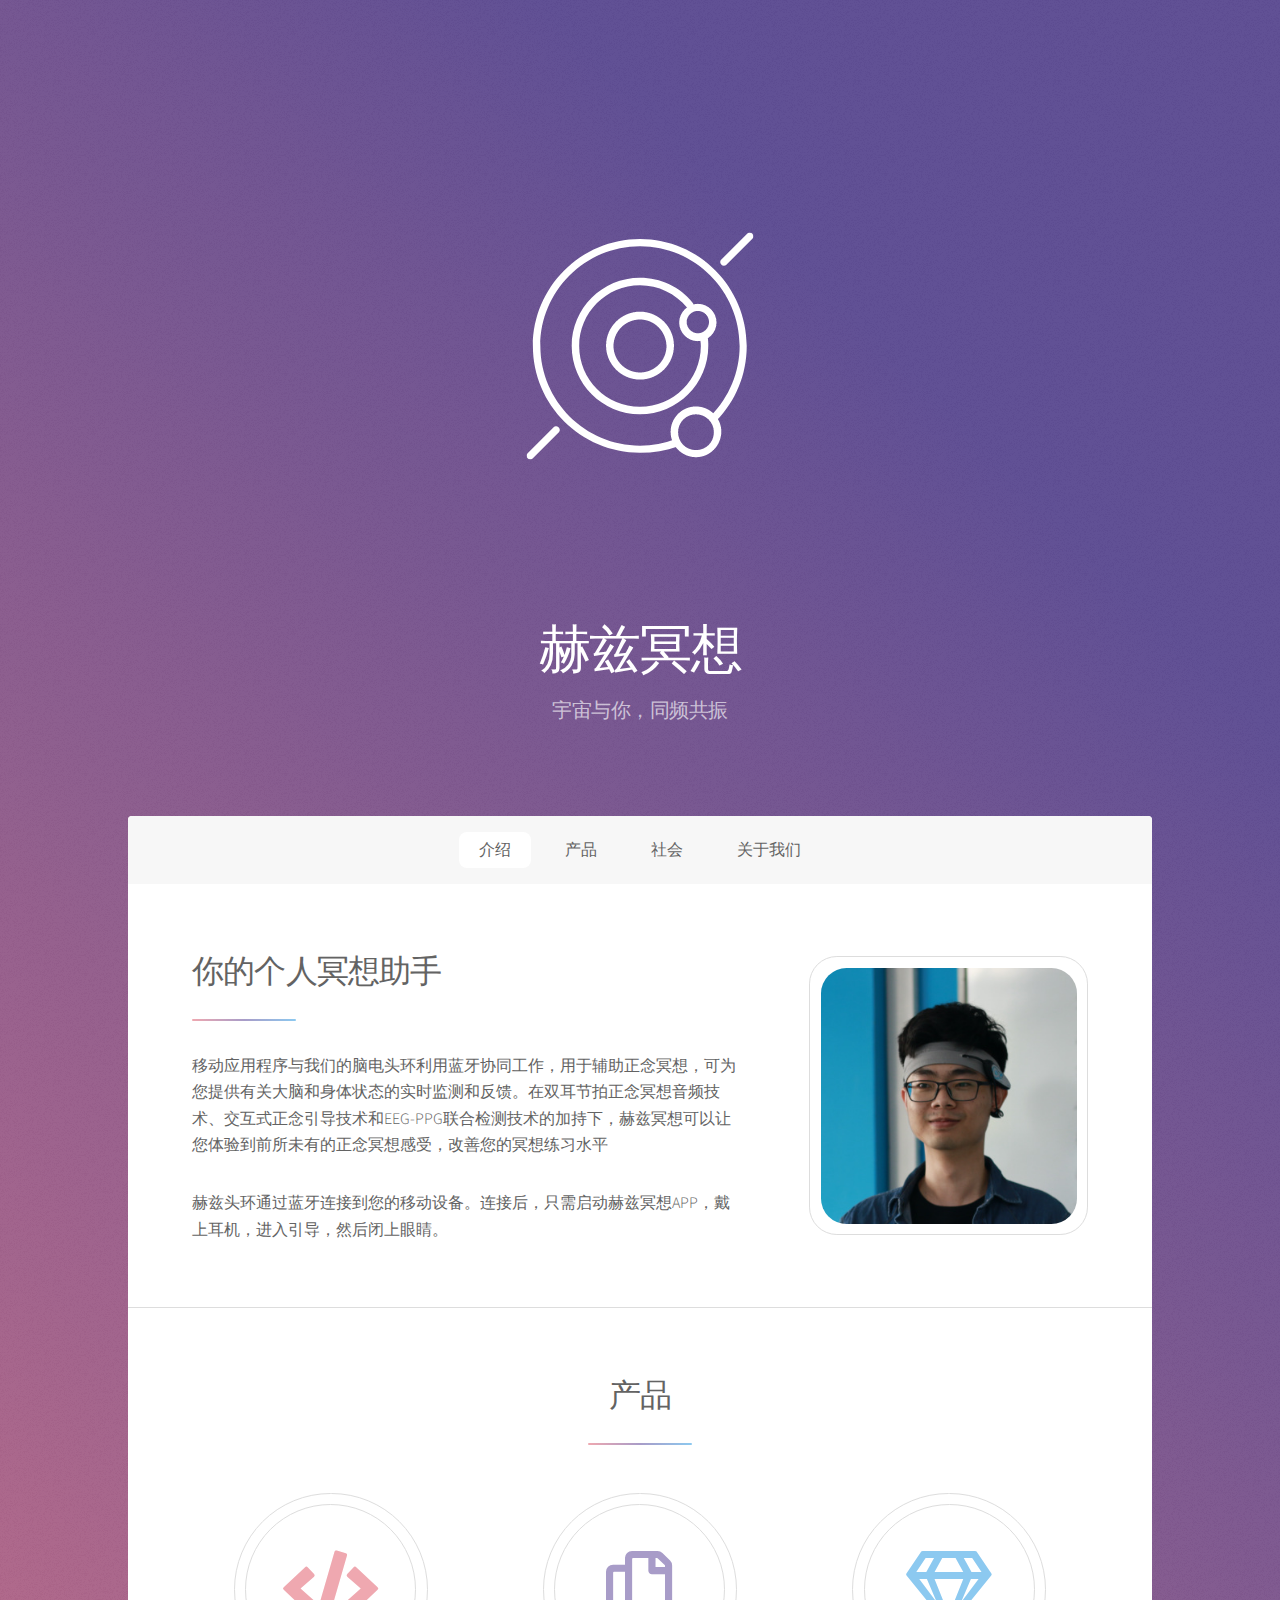
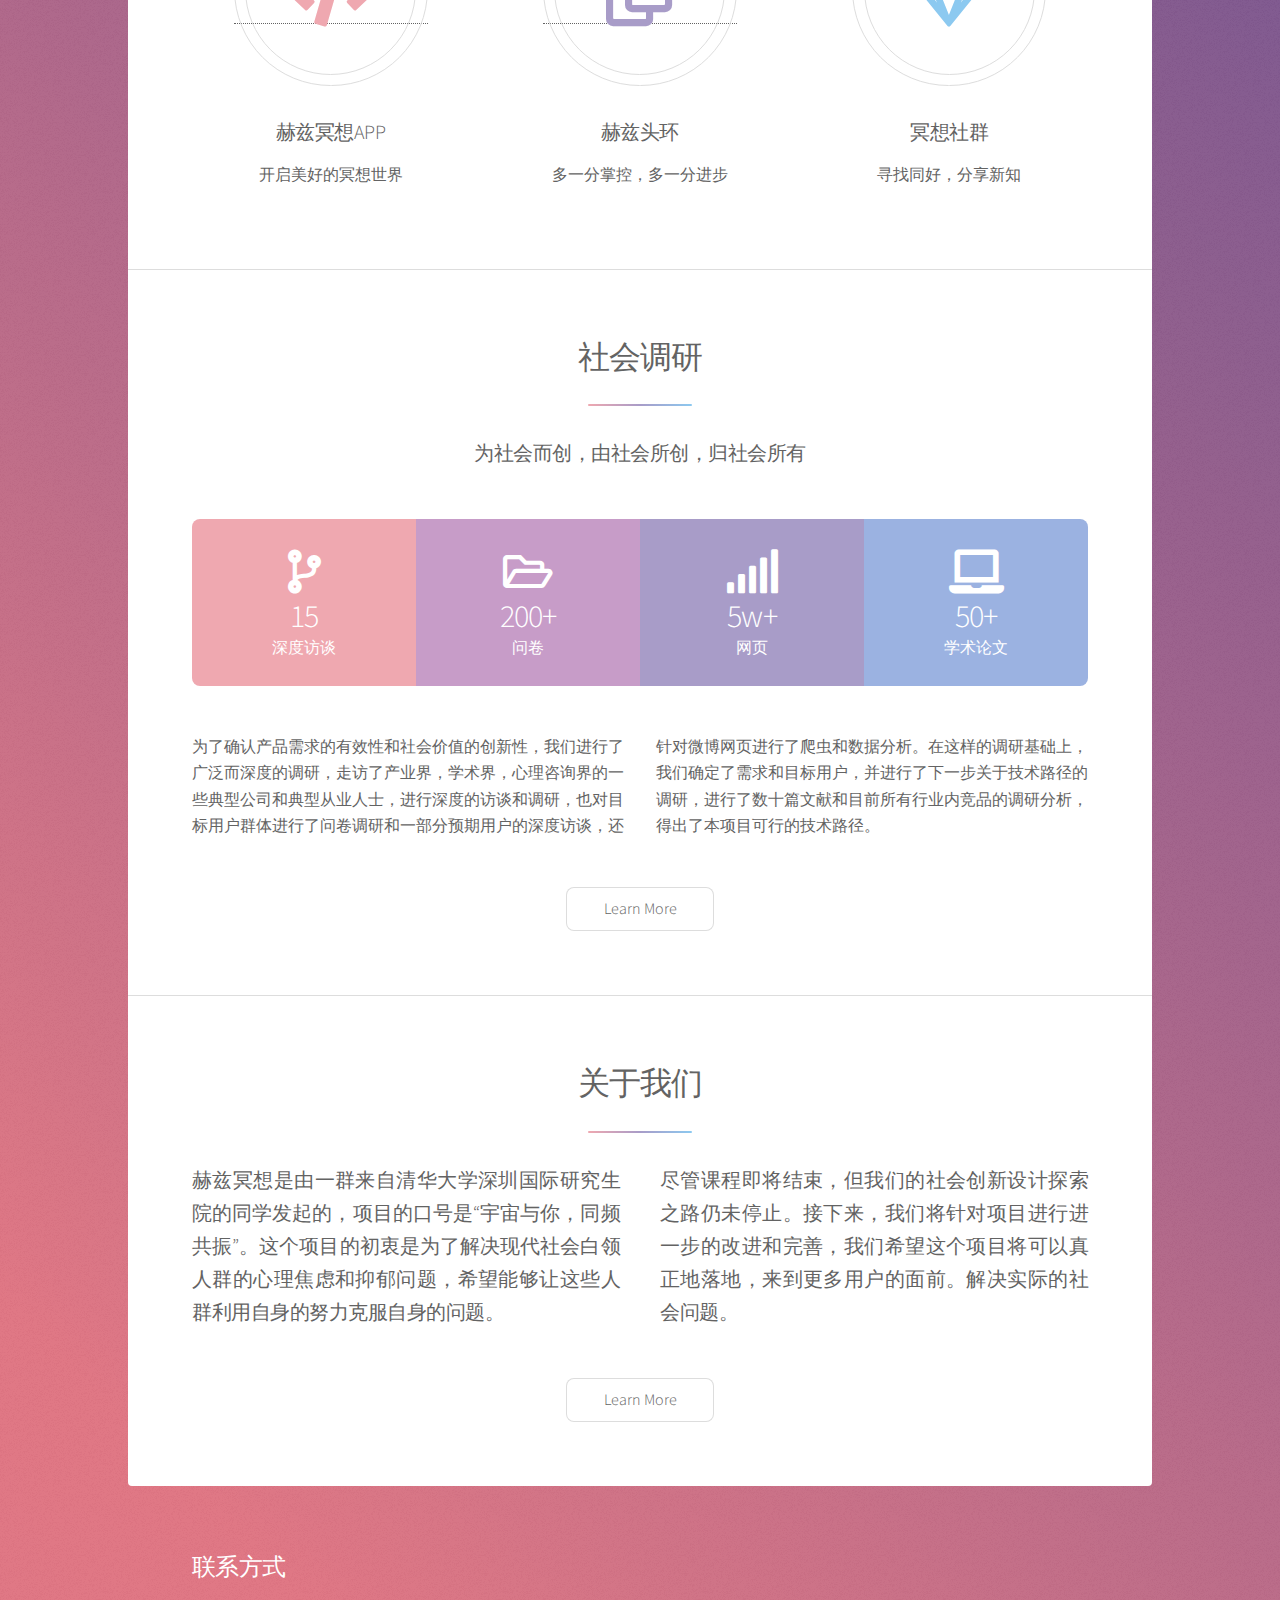
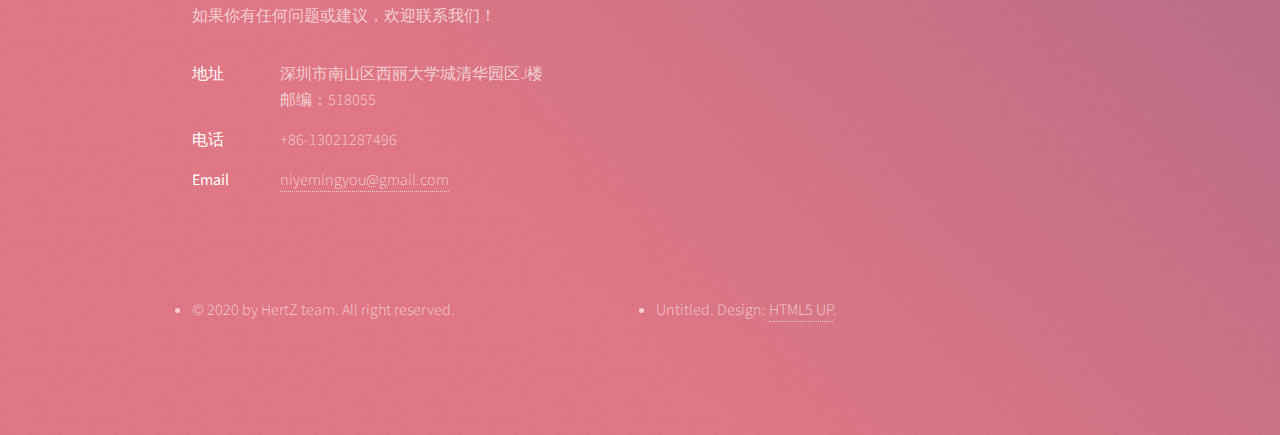
<file: index.html>
<!DOCTYPE HTML>
<!--
	Stellar by HTML5 UP
	html5up.net | @ajlkn
	Free for personal and commercial use under the CCA 3.0 license (html5up.net/license)
-->
<html>
	<head>
		<title>Stellar by HTML5 UP</title>
		<meta charset="utf-8" />
		<meta name="viewport" content="width=device-width, initial-scale=1, user-scalable=no" />
		<link rel="stylesheet" href="assets/css/main.css" />
		<noscript><link rel="stylesheet" href="assets/css/noscript.css" /></noscript>
	</head>
	<body class="is-preload">

		<!-- Wrapper -->
			<div id="wrapper">

				<!-- Header -->
					<header id="header" class="alt">
						<span class="logo"><img src="images/hertzlogo.png" alt="" /></span>
						<h1>赫兹冥想</h1>
						<p>宇宙与你，同频共振<br />
<!--						built by <a href="https://twitter.com/ajlkn">@ajlkn</a> for <a href="https://html5up.net">HTML5 UP</a>.</p>-->
					</header>

				<!-- Nav -->
					<nav id="nav">
						<ul>
							<li><a href="#intro" class="active">介绍</a></li>
							<li><a href="#first">产品</a></li>
							<li><a href="#second">社会</a></li>
							<li><a href="#cta">关于我们</a></li>
						</ul>
					</nav>

				<!-- Main -->
					<div id="main">

						<!-- Introduction -->
							<section id="intro" class="main">
								<div class="spotlight">
									<div class="content">
										<header class="major">
											<h2>你的个人冥想助手</h2>
										</header>
										<p>移动应用程序与我们的脑电头环利用蓝牙协同工作，用于辅助正念冥想，可为您提供有关大脑和身体状态的实时监测和反馈。在双耳节拍正念冥想音频技术、交互式正念引导技术和EEG-PPG联合检测技术的加持下，赫兹冥想可以让您体验到前所未有的正念冥想感受，改善您的冥想练习水平</p>
                                        <p>赫兹头环通过蓝牙连接到您的移动设备。连接后，只需启动赫兹冥想APP，戴上耳机，进入引导，然后闭上眼睛。</p>
<!--
										<ul class="actions">
											<li><a href="generic.html" class="button">Learn More</a></li>
										</ul>
-->
									</div>
									<span class="image"><img src="images/pic1.jpg" alt="" /></span>
								</div>
							</section>

						<!-- First Section -->
							<section id="first" class="main special">
								<header class="major">
									<h2>产品</h2>
								</header>
								<ul class="features">
									<li>
										<a href="app.html"><span class="icon solid major style1 fa-code"></span></a>
										<h3>赫兹冥想APP</h3>
										<p>开启美好的冥想世界</p>
									</li>
									<li>
										<a href="generic.html"><span class="icon major style3 fa-copy"></span></a>
										<h3>赫兹头环</h3>
										<p>多一分掌控，多一分进步</p>
									</li>
									<li>
										<span class="icon major style5 fa-gem"></span>
										<h3>冥想社群</h3>
										<p>寻找同好，分享新知</p>
									</li>
								</ul>
								<footer class="major">
<!--
									<ul class="actions special">
                                        <li><a href="generic.html" class="button" >Learn More</a></li>
										
									</ul>
-->
								</footer>
							</section>

						<!-- Second Section -->
							<section id="second" class="main special">
								<header class="major">
									<h2>社会调研</h2>
									<p>为社会而创，由社会所创，归社会所有</p>
								</header>
								<ul class="statistics">
									<li class="style1">
										<span class="icon solid fa-code-branch"></span>
										<strong>15</strong>深度访谈
									</li>
									<li class="style2">
										<span class="icon fa-folder-open"></span>
										<strong>200+</strong>问卷
									</li>
									<li class="style3">
										<span class="icon solid fa-signal"></span>
										<strong>5w+</strong>网页
									</li>
									<li class="style4">
										<span class="icon solid fa-laptop"></span>
										<strong>50+</strong>学术论文
									</li>
<!--
									<li class="style5">
										<span class="icon fa-gem"></span>
										<strong>1,024</strong> Nullam
									</li>
-->
								</ul>
								<p class="content">为了确认产品需求的有效性和社会价值的创新性，我们进行了广泛而深度的调研，走访了产业界，学术界，心理咨询界的一些典型公司和典型从业人士，进行深度的访谈和调研，也对目标用户群体进行了问卷调研和一部分预期用户的深度访谈，还针对微博网页进行了爬虫和数据分析。在这样的调研基础上，我们确定了需求和目标用户，并进行了下一步关于技术路径的调研，进行了数十篇文献和目前所有行业内竞品的调研分析，得出了本项目可行的技术路径。
                                </p>
								<footer class="major">
									<ul class="actions special">
										<li><a class="button">Learn More</a></li>
									</ul>
								</footer>
							</section>

						<!-- Get Started -->
							<section id="cta" class="main special">
								<header class="major">
									<h2>关于我们</h2>
									 <p class="content">赫兹冥想是由一群来自清华大学深圳国际研究生院的同学发起的，项目的口号是“宇宙与你，同频共振”。这个项目的初衷是为了解决现代社会白领人群的心理焦虑和抑郁问题，希望能够让这些人群利用自身的努力克服自身的问题。<br />尽管课程即将结束，但我们的社会创新设计探索之路仍未停止。接下来，我们将针对项目进行进一步的改进和完善，我们希望这个项目将可以真正地落地，来到更多用户的面前。解决实际的社会问题。</p>
								</header>
								<footer class="major">
									<ul class="actions special">
										<li><a class="button">Learn More</a></li>
									</ul>
								</footer>
							</section>

					</div>
                
				<!-- Footer -->
					<footer id="footer">
<!--
						<section>
							<h2>Aliquam sed mauris</h2>
							<p>Sed lorem ipsum dolor sit amet et nullam consequat feugiat consequat magna adipiscing tempus etiam dolore veroeros. eget dapibus mauris. Cras aliquet, nisl ut viverra sollicitudin, ligula erat egestas velit, vitae tincidunt odio.</p>
							<ul class="actions">
								<li><a href="generic.html" class="button">Learn More</a></li>
							</ul>
						</section>
-->
						<section>
							<h2>联系方式</h2>
                            <p>如果你有任何问题或建议，欢迎联系我们！</p>
							<dl class="alt">
								<dt>地址</dt>
								<dd>深圳市南山区西丽大学城清华园区J楼
                                    <br />邮编：518055</dd>
								<dt>电话</dt>
								<dd>+86-13021287496</dd>
								<dt>Email</dt>
								<dd><a href="#">niyemingyou@gmail.com</a></dd>
							</dl>
<!--
							<ul class="icons">
								<li><a href="#" class="icon brands fa-twitter alt"><span class="label">Twitter</span></a></li>
								<li><a href="#" class="icon brands fa-facebook-f alt"><span class="label">Facebook</span></a></li>
								<li><a href="#" class="icon brands fa-instagram alt"><span class="label">Instagram</span></a></li>
								<li><a href="#" class="icon brands fa-github alt"><span class="label">GitHub</span></a></li>
								<li><a href="#" class="icon brands fa-dribbble alt"><span class="label">Dribbble</span></a></li>
							</ul>
-->
						</section>
						<p class="copyright"><li>&copy; 2020 by HertZ team. All right reserved.</li><li>Untitled. Design: <a href="https://html5up.net">HTML5 UP</a>.</p>
					</footer>

			</div>


		<!-- Scripts -->
			<script src="assets/js/jquery.min.js"></script>
			<script src="assets/js/jquery.scrollex.min.js"></script>
			<script src="assets/js/jquery.scrolly.min.js"></script>
			<script src="assets/js/browser.min.js"></script>
			<script src="assets/js/breakpoints.min.js"></script>
			<script src="assets/js/util.js"></script>
			<script src="assets/js/main.js"></script>

	</body>
</html>
</file>
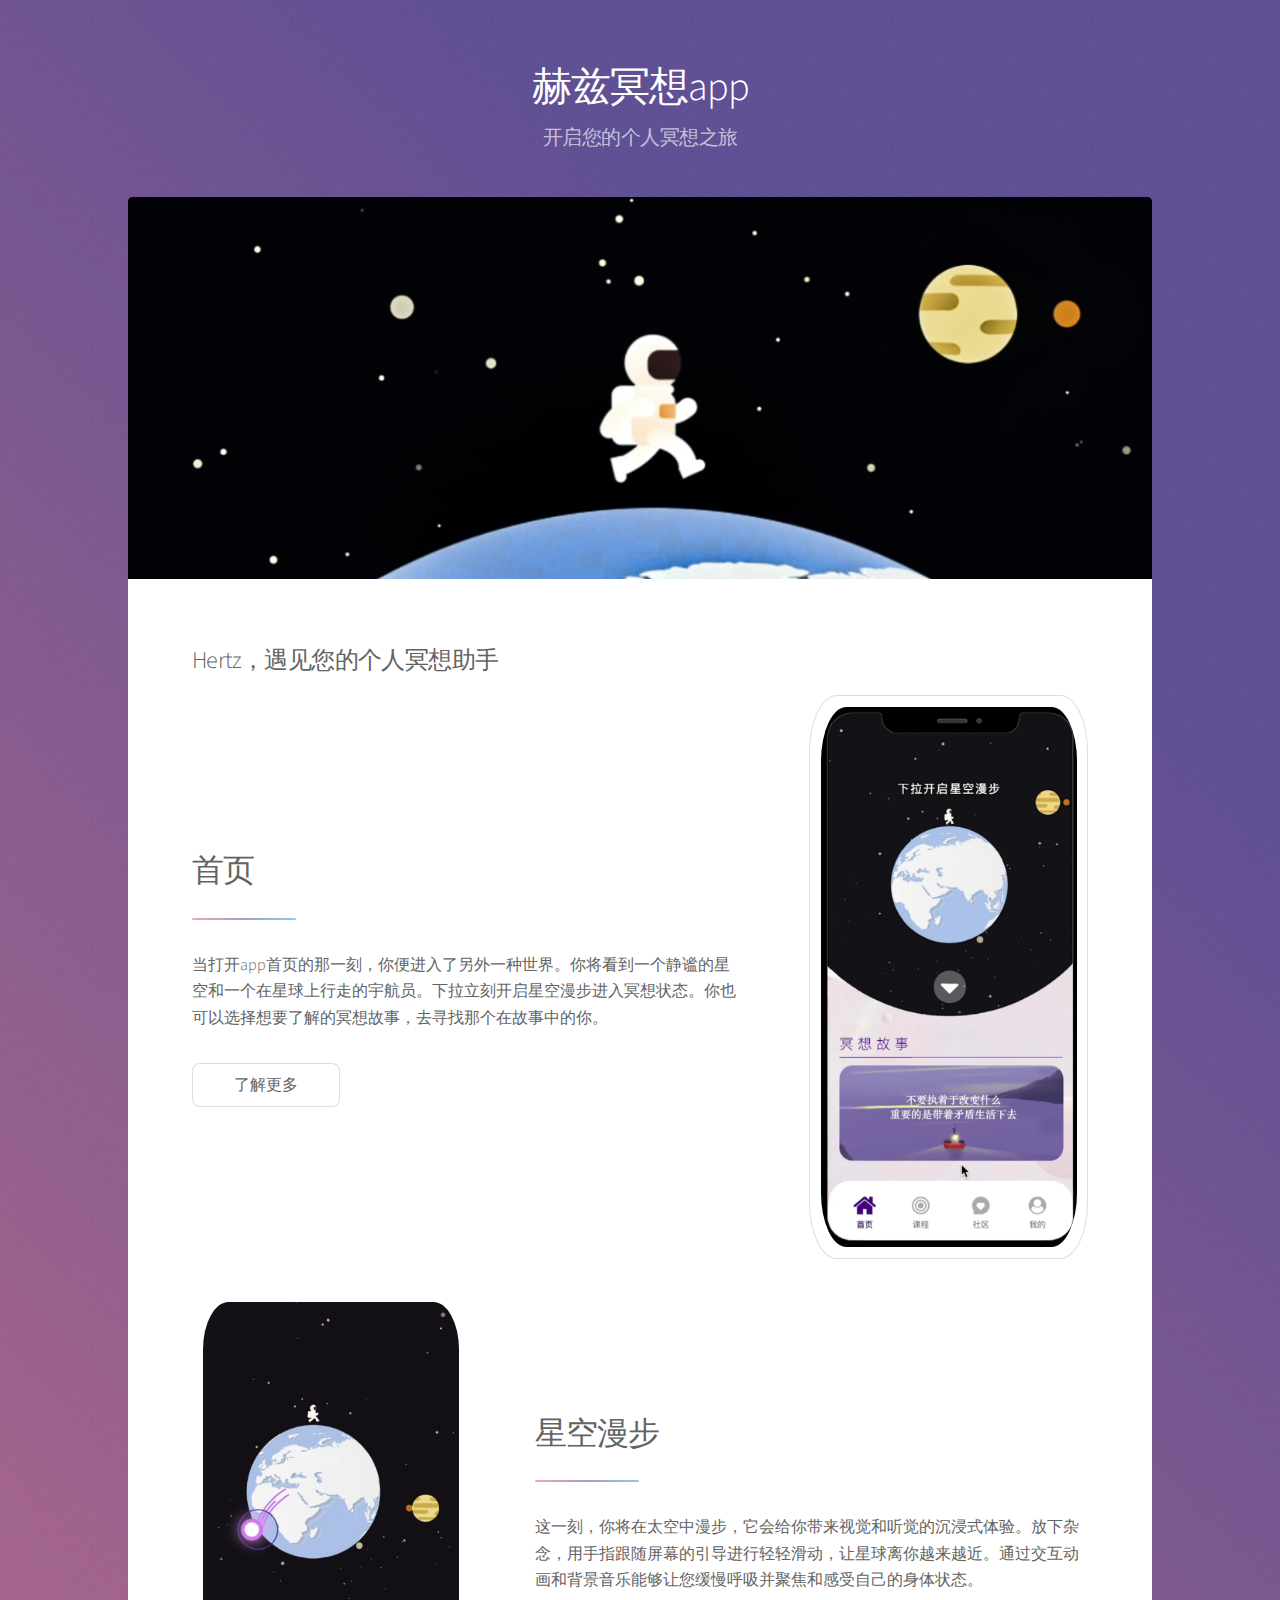
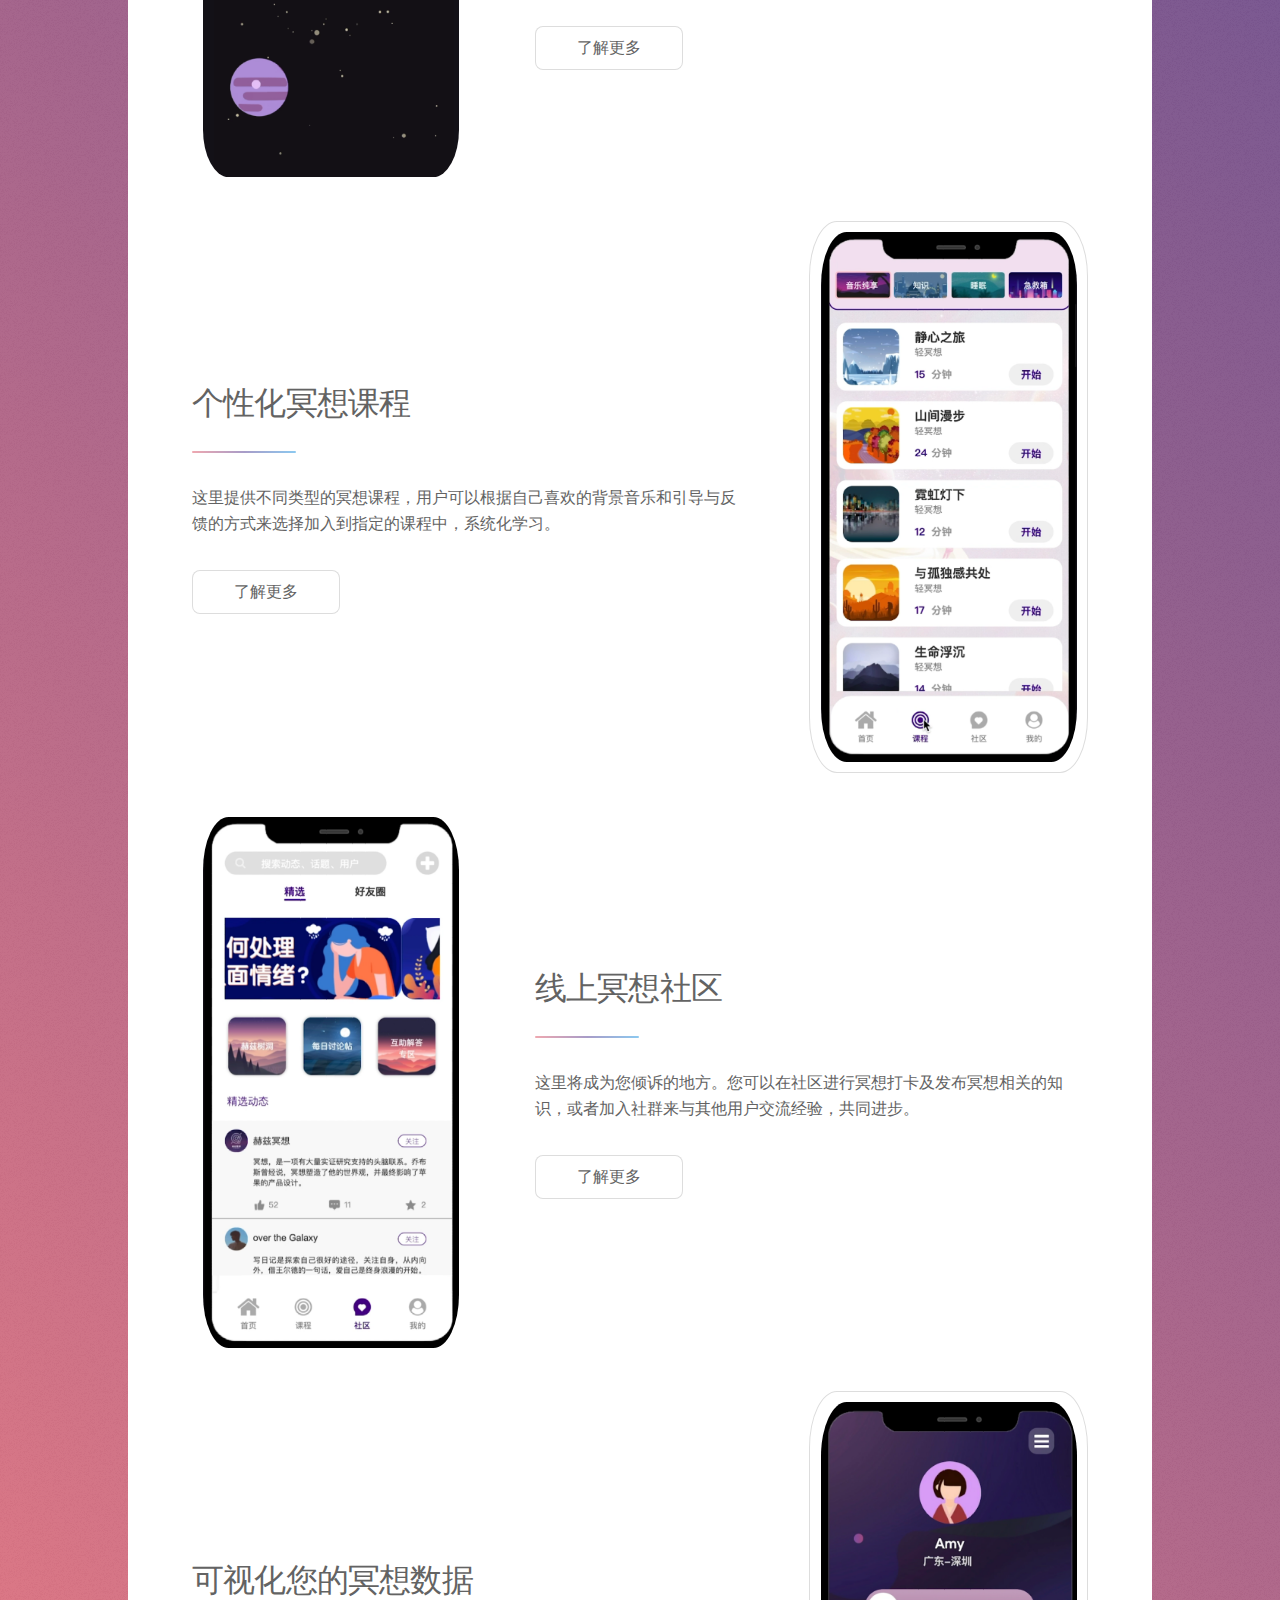
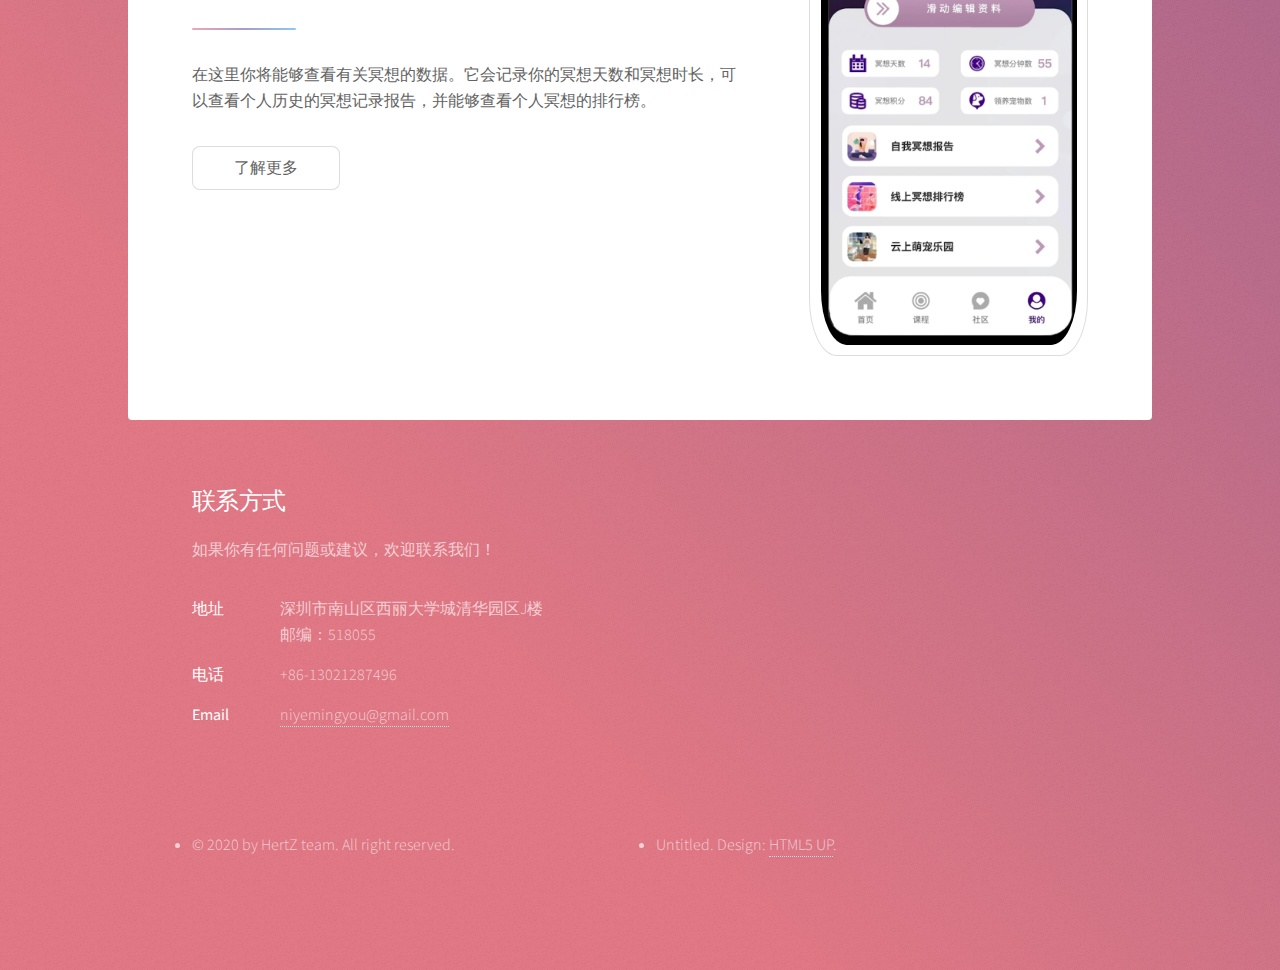
<file: app.html>
<!DOCTYPE HTML>
<!--
	Stellar by HTML5 UP
	html5up.net | @ajlkn
	Free for personal and commercial use under the CCA 3.0 license (html5up.net/license)
-->
<html>
	<head>
		<title>Generic - Stellar by HTML5 UP</title>
		<meta charset="utf-8" />
		<meta name="viewport" content="width=device-width, initial-scale=1, user-scalable=no" />
		<link rel="stylesheet" href="assets/css/main.css" />
		<noscript><link rel="stylesheet" href="assets/css/noscript.css" /></noscript>
	</head>
	<body class="is-preload">

		<!-- Wrapper -->
			<div id="wrapper">

				<!-- Header -->
					<header id="header">
						<h1>赫兹冥想app</h1>
						<p>开启您的个人冥想之旅</p>
					</header>

				<!-- Main -->
					<div id="main">

						<!-- Content -->
							<section id="content" class="main">
								<span class="image main"><img src="images/app页上.jpg" alt="" /></span>
								<h2>Hertz，遇见您的个人冥想助手</h2>
                                <div class="spotlight">
									<div class="content">
										<header class="major">
											<h2>首页</h2>
										</header>
										<p>当打开app首页的那一刻，你便进入了另外一种世界。你将看到一个静谧的星空和一个在星球上行走的宇航员。下拉立刻开启星空漫步进入冥想状态。你也可以选择想要了解的冥想故事，去寻找那个在故事中的你。</p>
										<ul class="actions">
											<li><a href="generic.html" class="button">了解更多</a></li>
										</ul>
									</div>
									<span class="image"><img src="images/首页.png" alt="" /></span>
								</div>
                                <div class="spotlightleft">
                                    <span class="image"><img src="images/引导.png" alt="" /></span>
									<div class="content">
										<header class="major">
											<h2>星空漫步</h2>
										</header>
										<p>这一刻，你将在太空中漫步，它会给你带来视觉和听觉的沉浸式体验。放下杂念，用手指跟随屏幕的引导进行轻轻滑动，让星球离你越来越近。通过交互动画和背景音乐能够让您缓慢呼吸并聚焦和感受自己的身体状态。</p>
										<ul class="actions">
											<li><a href="generic.html" class="button">了解更多</a></li>
										</ul>
									</div>
									
								</div>
                                <div class="spotlight">
									<div class="content">
										<header class="major">
											<h2>个性化冥想课程</h2>
										</header>
										<p>这里提供不同类型的冥想课程，用户可以根据自己喜欢的背景音乐和引导与反馈的方式来选择加入到指定的课程中，系统化学习。
</p>
										<ul class="actions">
											<li><a href="generic.html" class="button">了解更多</a></li>
										</ul>
									</div>
									<span class="image"><img src="images/课程.png" alt="" /></span>
								</div>
                                <div class="spotlightleft">
                                    <span class="image"><img src="images/社区.png" alt="" /></span>
									<div class="content">
										<header class="major">
											<h2>线上冥想社区</h2>
										</header>
										<p>这里将成为您倾诉的地方。您可以在社区进行冥想打卡及发布冥想相关的知识，或者加入社群来与其他用户交流经验，共同进步。
</p>
										<ul class="actions">
											<li><a href="generic.html" class="button">了解更多</a></li>
										</ul>
									</div>
									
								</div>
                                <div class="spotlight">
									<div class="content">
										<header class="major">
											<h2>可视化您的冥想数据</h2>
										</header>
										<p>在这里你将能够查看有关冥想的数据。它会记录你的冥想天数和冥想时长，可以查看个人历史的冥想记录报告，并能够查看个人冥想的排行榜。</p>
										<ul class="actions">
											<li><a href="generic.html" class="button">了解更多</a></li>
										</ul>
									</div>
									<span class="image"><img src="images/我的.png" alt="" /></span>
								</div>
							</section>

					</div>

								<!-- Footer -->
					<footer id="footer">
<!--
						<section>
							<h2>Aliquam sed mauris</h2>
							<p>Sed lorem ipsum dolor sit amet et nullam consequat feugiat consequat magna adipiscing tempus etiam dolore veroeros. eget dapibus mauris. Cras aliquet, nisl ut viverra sollicitudin, ligula erat egestas velit, vitae tincidunt odio.</p>
							<ul class="actions">
								<li><a href="generic.html" class="button">Learn More</a></li>
							</ul>
						</section>
-->
						<section>
							<h2>联系方式</h2>
                            <p>如果你有任何问题或建议，欢迎联系我们！</p>
							<dl class="alt">
								<dt>地址</dt>
								<dd>深圳市南山区西丽大学城清华园区J楼
                                    <br />邮编：518055</dd>
								<dt>电话</dt>
								<dd>+86-13021287496</dd>
								<dt>Email</dt>
								<dd><a href="#">niyemingyou@gmail.com</a></dd>
							</dl>
<!--
							<ul class="icons">
								<li><a href="#" class="icon brands fa-twitter alt"><span class="label">Twitter</span></a></li>
								<li><a href="#" class="icon brands fa-facebook-f alt"><span class="label">Facebook</span></a></li>
								<li><a href="#" class="icon brands fa-instagram alt"><span class="label">Instagram</span></a></li>
								<li><a href="#" class="icon brands fa-github alt"><span class="label">GitHub</span></a></li>
								<li><a href="#" class="icon brands fa-dribbble alt"><span class="label">Dribbble</span></a></li>
							</ul>
-->
						</section>
						<p class="copyright"><li>&copy; 2020 by HertZ team. All right reserved.</li><li>Untitled. Design: <a href="https://html5up.net">HTML5 UP</a>.</p>
					</footer>

			</div>

		<!-- Scripts -->
			<script src="assets/js/jquery.min.js"></script>
			<script src="assets/js/jquery.scrollex.min.js"></script>
			<script src="assets/js/jquery.scrolly.min.js"></script>
			<script src="assets/js/browser.min.js"></script>
			<script src="assets/js/breakpoints.min.js"></script>
			<script src="assets/js/util.js"></script>
			<script src="assets/js/main.js"></script>

	</body>
</html>
</file>
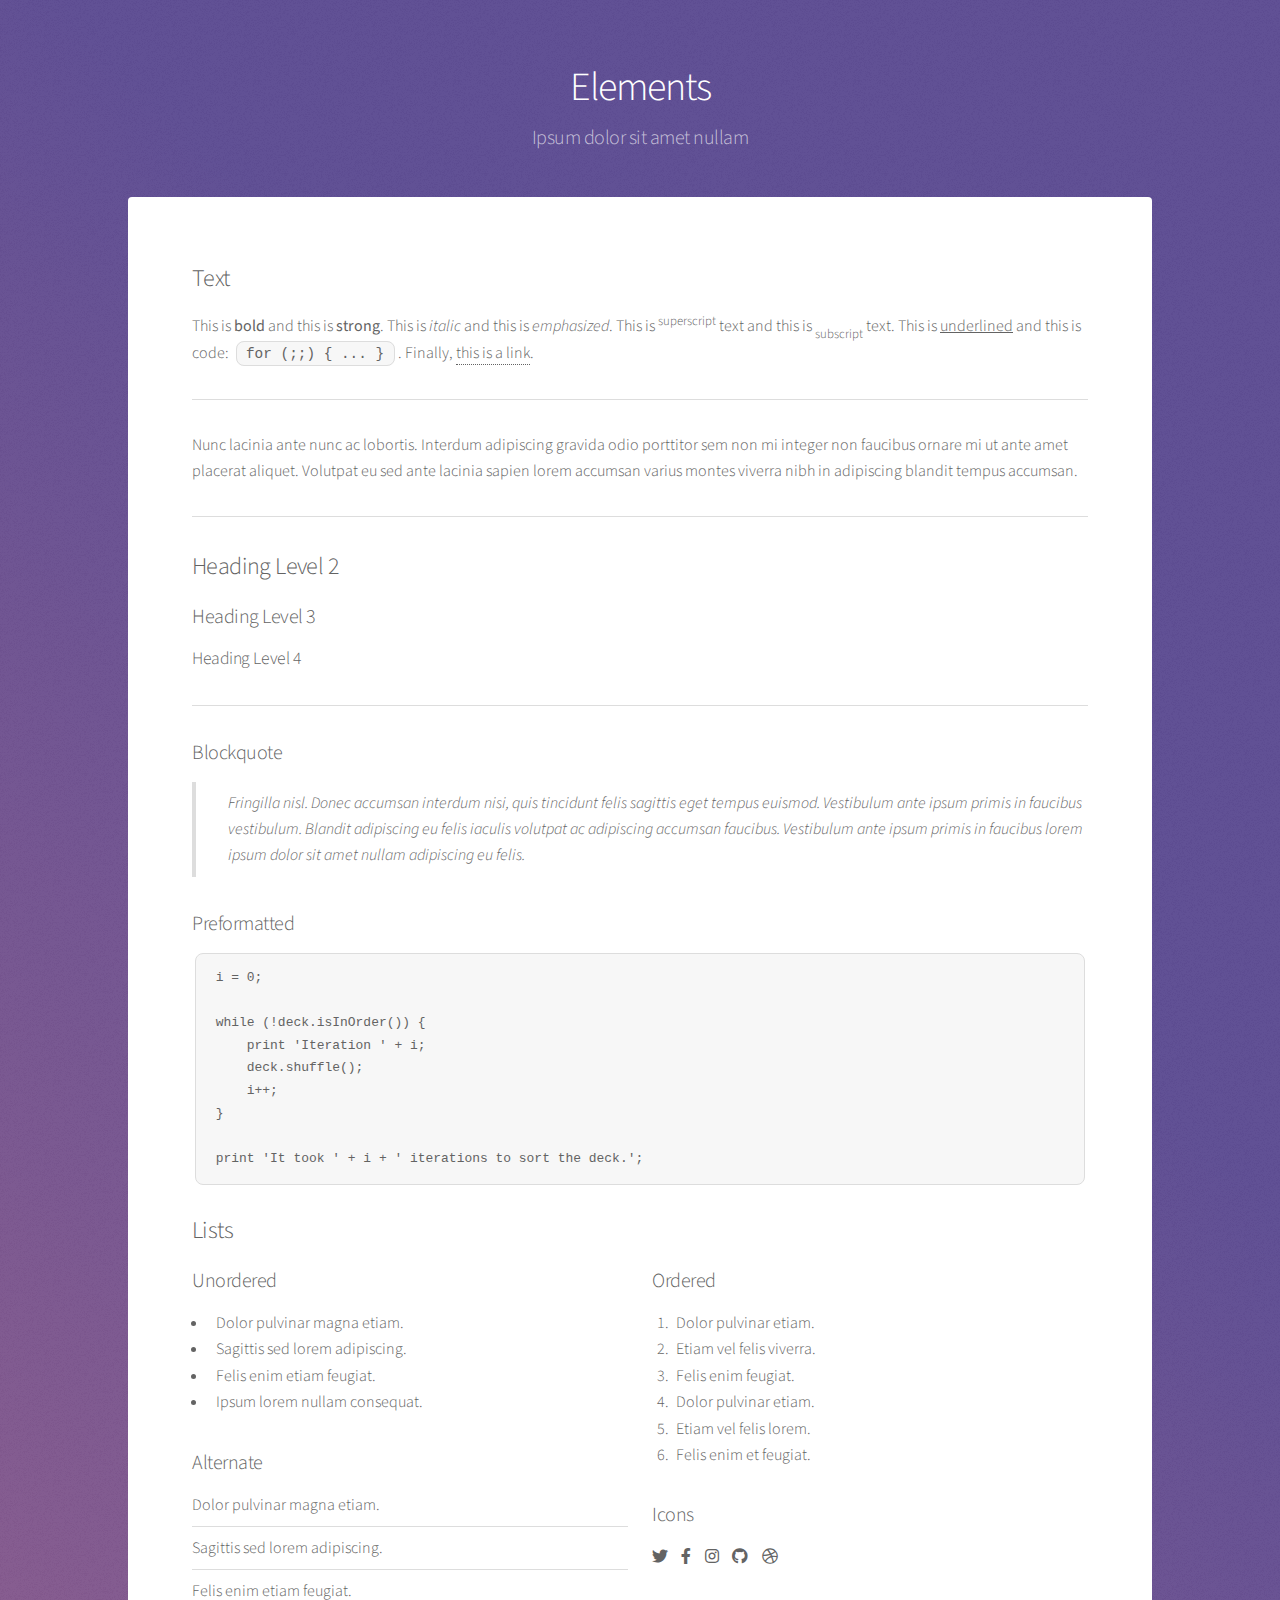
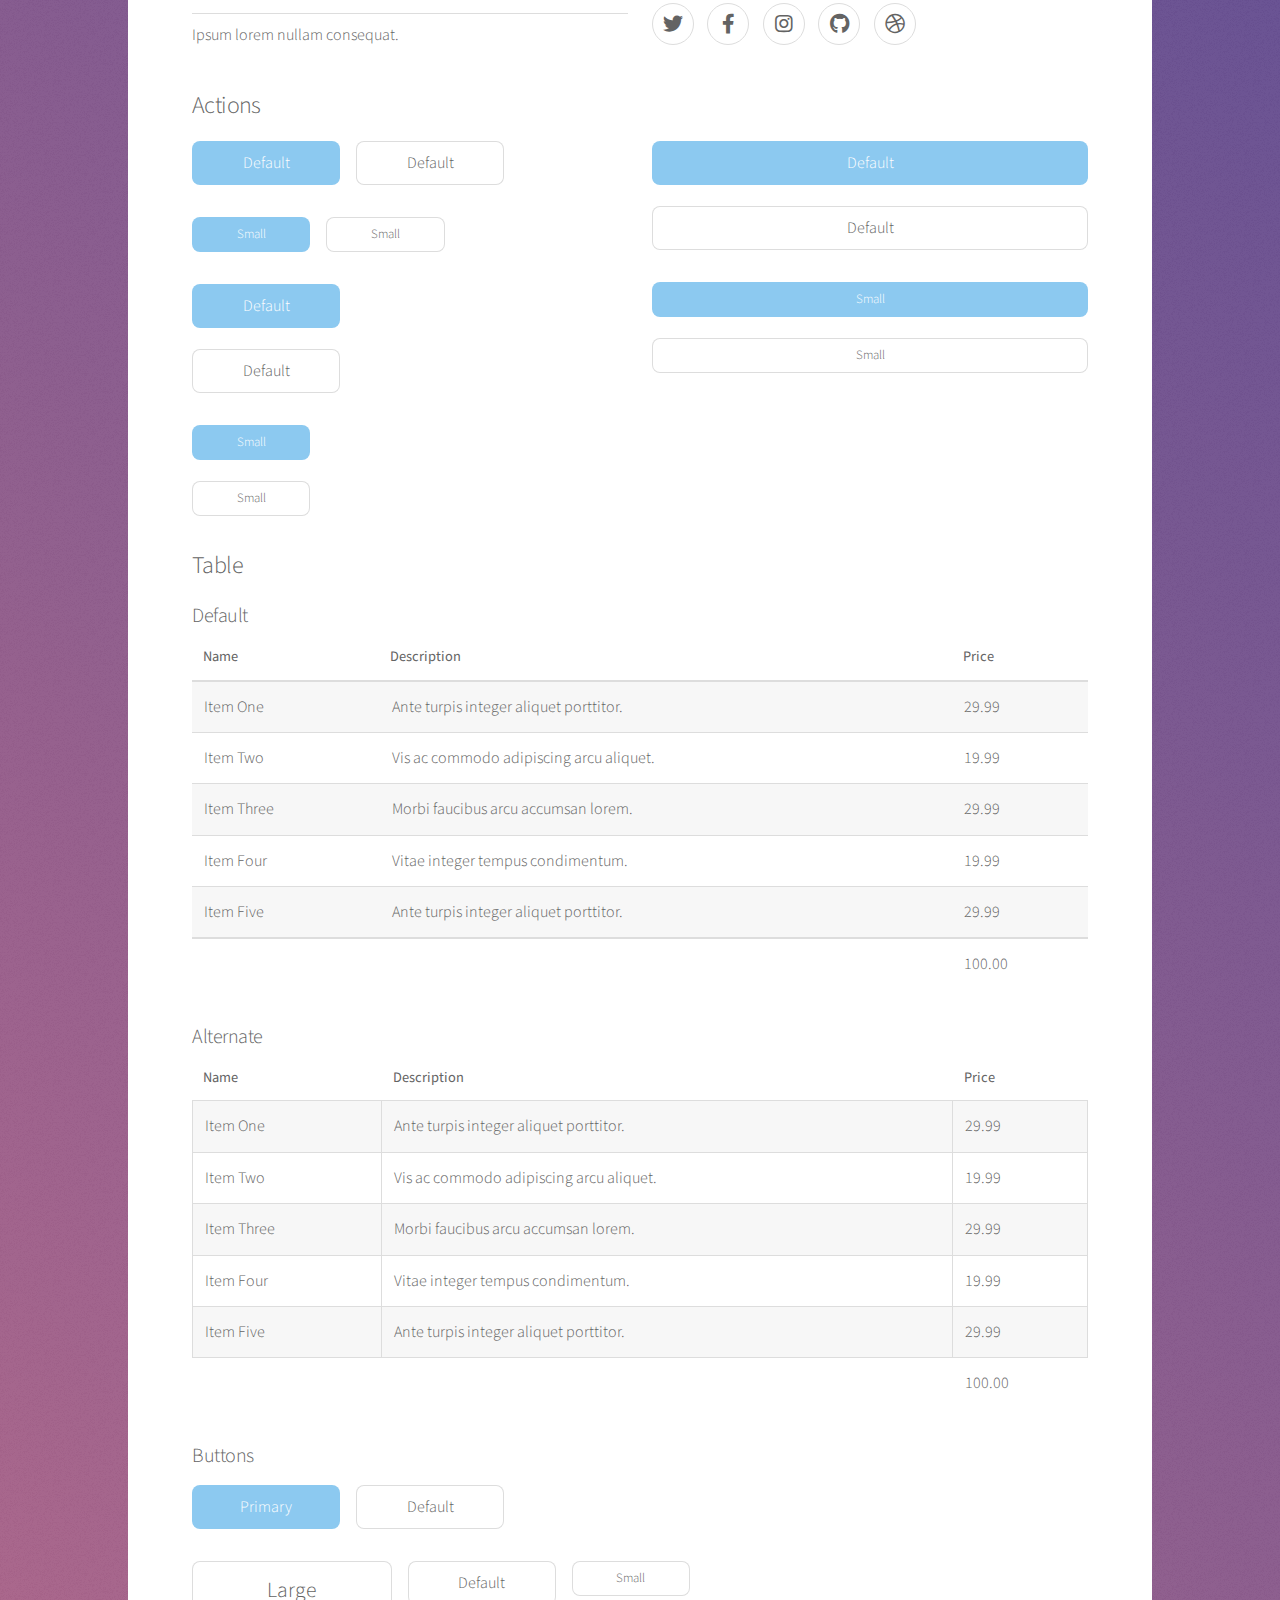
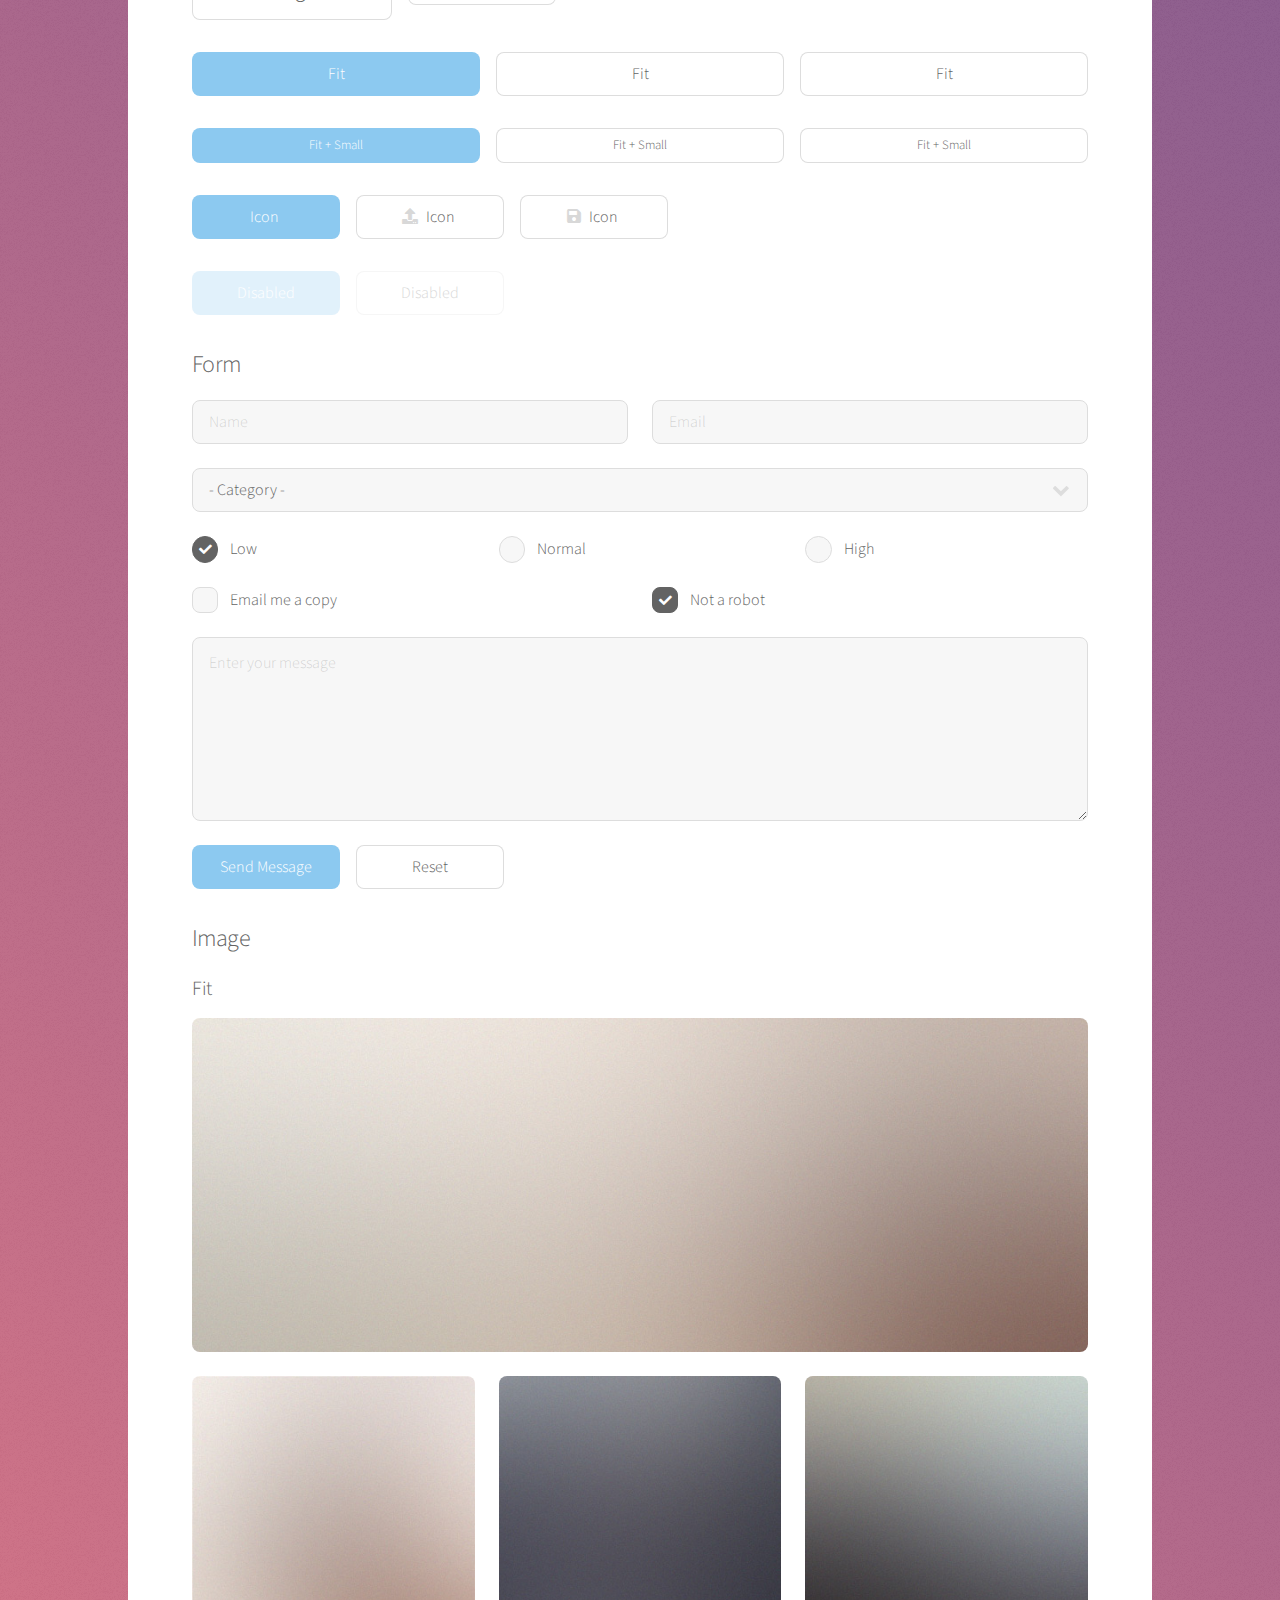
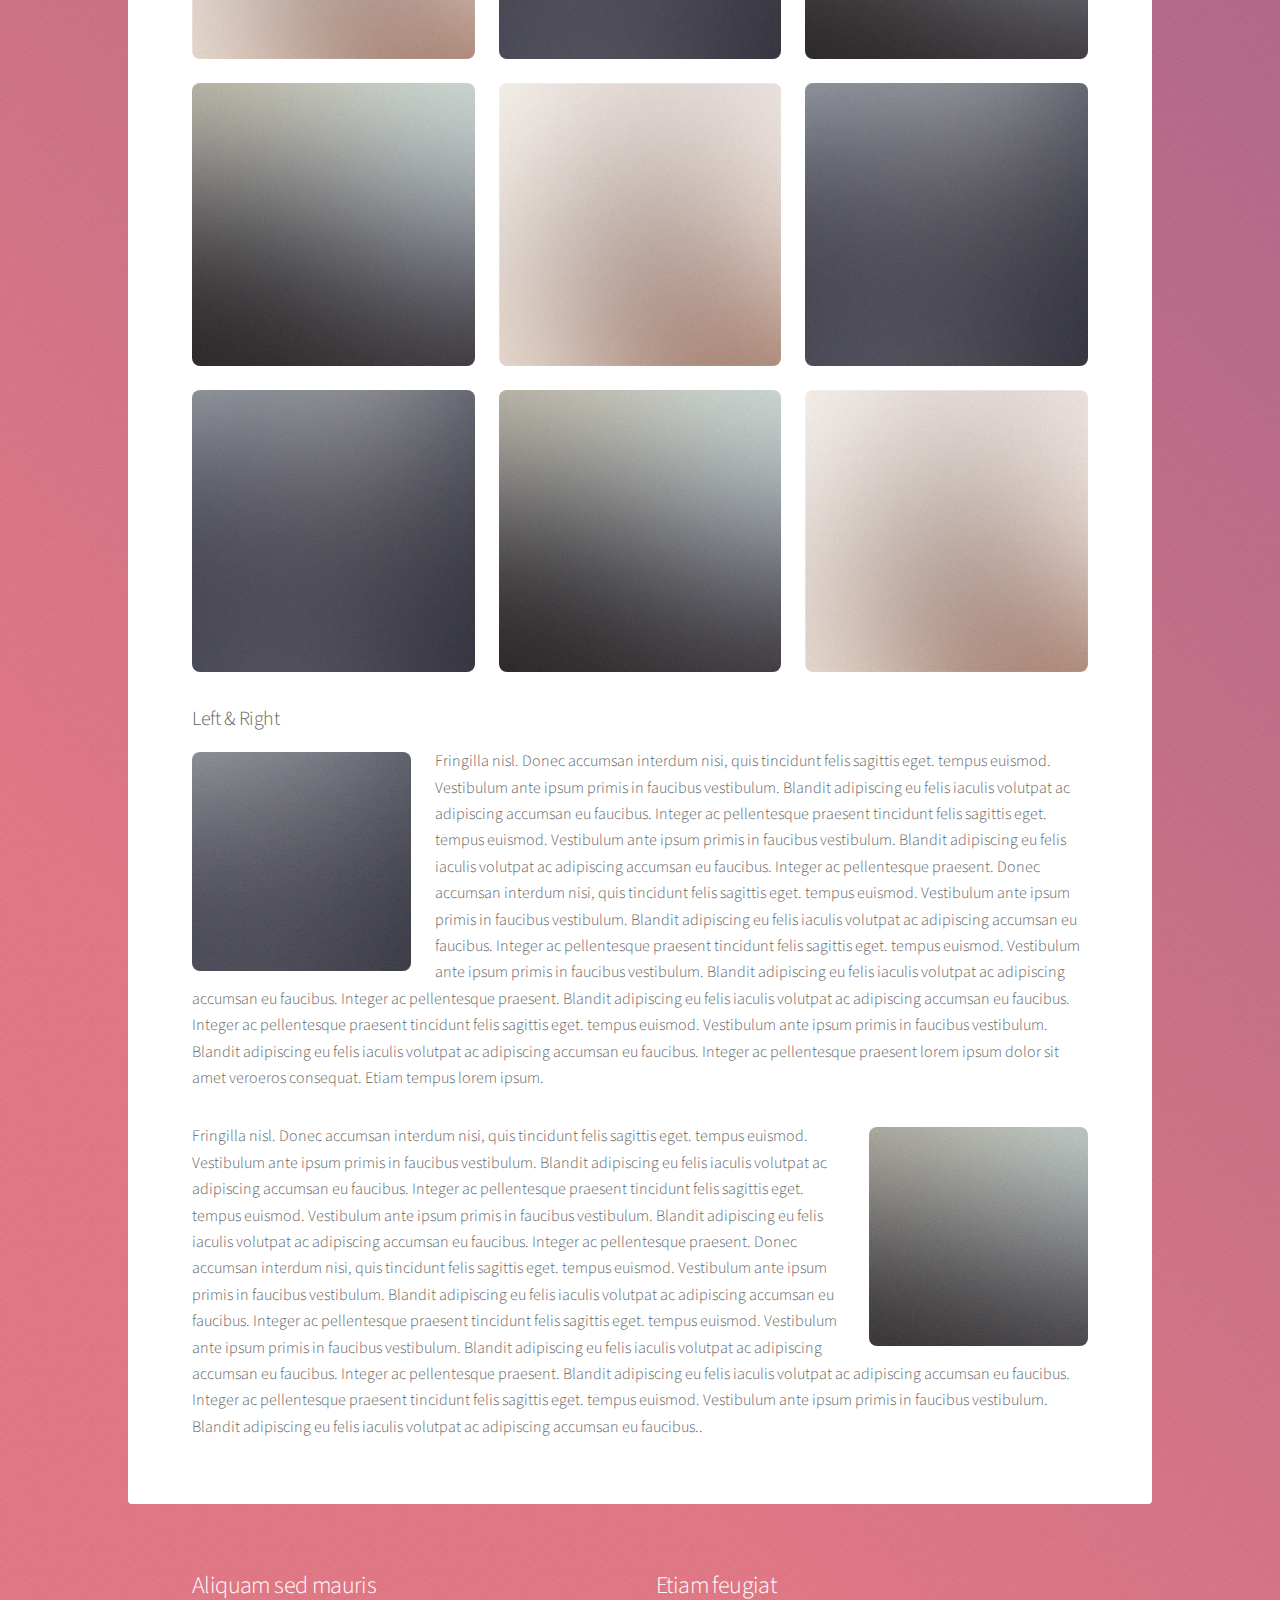
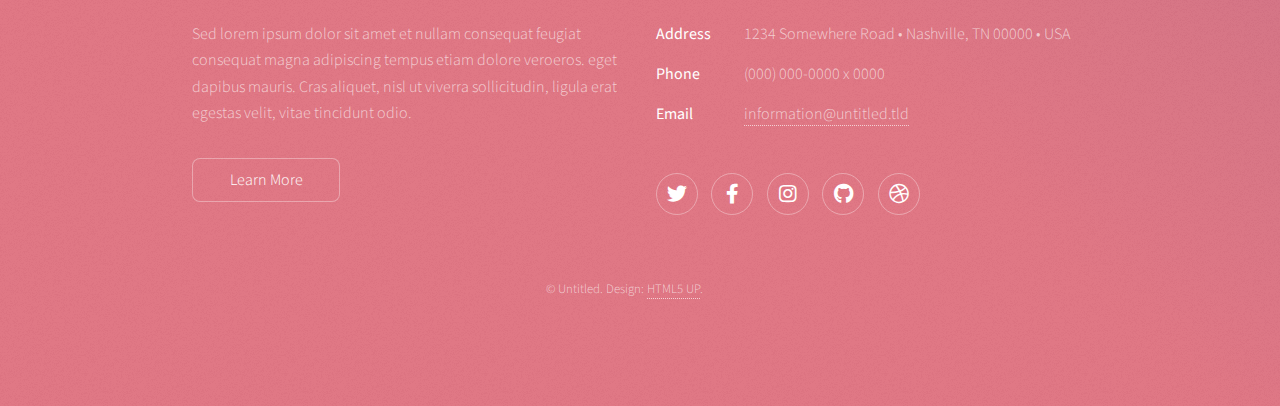
<file: elements.html>
<!DOCTYPE HTML>
<!--
	Stellar by HTML5 UP
	html5up.net | @ajlkn
	Free for personal and commercial use under the CCA 3.0 license (html5up.net/license)
-->
<html>
	<head>
		<title>Elements - Stellar by HTML5 UP</title>
		<meta charset="utf-8" />
		<meta name="viewport" content="width=device-width, initial-scale=1, user-scalable=no" />
		<link rel="stylesheet" href="assets/css/main.css" />
		<noscript><link rel="stylesheet" href="assets/css/noscript.css" /></noscript>
	</head>
	<body class="is-preload">

		<!-- Wrapper -->
			<div id="wrapper">

				<!-- Header -->
					<header id="header">
						<h1>Elements</h1>
						<p>Ipsum dolor sit amet nullam</p>
					</header>

				<!-- Main -->
					<div id="main">

						<!-- Content -->
							<section id="content" class="main">

								<!-- Text -->
									<section>
										<h2>Text</h2>
										<p>This is <b>bold</b> and this is <strong>strong</strong>. This is <i>italic</i> and this is <em>emphasized</em>.
										This is <sup>superscript</sup> text and this is <sub>subscript</sub> text.
										This is <u>underlined</u> and this is code: <code>for (;;) { ... }</code>. Finally, <a href="#">this is a link</a>.</p>
										<hr />
										<p>Nunc lacinia ante nunc ac lobortis. Interdum adipiscing gravida odio porttitor sem non mi integer non faucibus ornare mi ut ante amet placerat aliquet. Volutpat eu sed ante lacinia sapien lorem accumsan varius montes viverra nibh in adipiscing blandit tempus accumsan.</p>
										<hr />
										<h2>Heading Level 2</h2>
										<h3>Heading Level 3</h3>
										<h4>Heading Level 4</h4>
										<hr />
										<h3>Blockquote</h3>
										<blockquote>Fringilla nisl. Donec accumsan interdum nisi, quis tincidunt felis sagittis eget tempus euismod. Vestibulum ante ipsum primis in faucibus vestibulum. Blandit adipiscing eu felis iaculis volutpat ac adipiscing accumsan faucibus. Vestibulum ante ipsum primis in faucibus lorem ipsum dolor sit amet nullam adipiscing eu felis.</blockquote>
										<h3>Preformatted</h3>
										<pre><code>i = 0;

while (!deck.isInOrder()) {
    print 'Iteration ' + i;
    deck.shuffle();
    i++;
}

print 'It took ' + i + ' iterations to sort the deck.';</code></pre>
									</section>

								<!-- Lists -->
									<section>
										<h2>Lists</h2>
										<div class="row">
											<div class="col-6 col-12-medium">
												<h3>Unordered</h3>
												<ul>
													<li>Dolor pulvinar magna etiam.</li>
													<li>Sagittis sed lorem adipiscing.</li>
													<li>Felis enim etiam feugiat.</li>
													<li>Ipsum lorem nullam consequat.</li>
												</ul>
												<h3>Alternate</h3>
												<ul class="alt">
													<li>Dolor pulvinar magna etiam.</li>
													<li>Sagittis sed lorem adipiscing.</li>
													<li>Felis enim etiam feugiat.</li>
													<li>Ipsum lorem nullam consequat.</li>
												</ul>
											</div>
											<div class="col-6 col-12-medium">
												<h3>Ordered</h3>
												<ol>
													<li>Dolor pulvinar etiam.</li>
													<li>Etiam vel felis viverra.</li>
													<li>Felis enim feugiat.</li>
													<li>Dolor pulvinar etiam.</li>
													<li>Etiam vel felis lorem.</li>
													<li>Felis enim et feugiat.</li>
												</ol>
												<h3>Icons</h3>
												<ul class="icons">
													<li><a href="#" class="icon brands fa-twitter"><span class="label">Twitter</span></a></li>
													<li><a href="#" class="icon brands fa-facebook-f"><span class="label">Facebook</span></a></li>
													<li><a href="#" class="icon brands fa-instagram"><span class="label">Instagram</span></a></li>
													<li><a href="#" class="icon brands fa-github"><span class="label">GitHub</span></a></li>
													<li><a href="#" class="icon brands fa-dribbble"><span class="label">Dribbble</span></a></li>
												</ul>
												<ul class="icons">
													<li><a href="#" class="icon brands alt fa-twitter"><span class="label">Twitter</span></a></li>
													<li><a href="#" class="icon brands alt fa-facebook-f"><span class="label">Facebook</span></a></li>
													<li><a href="#" class="icon brands alt fa-instagram"><span class="label">Instagram</span></a></li>
													<li><a href="#" class="icon brands alt fa-github"><span class="label">GitHub</span></a></li>
													<li><a href="#" class="icon brands alt fa-dribbble"><span class="label">Dribbble</span></a></li>
												</ul>
											</div>
										</div>
										<h2>Actions</h2>
										<div class="row">
											<div class="col-6 col-12-medium">
												<ul class="actions">
													<li><a href="#" class="button primary">Default</a></li>
													<li><a href="#" class="button">Default</a></li>
												</ul>
												<ul class="actions small">
													<li><a href="#" class="button primary small">Small</a></li>
													<li><a href="#" class="button small">Small</a></li>
												</ul>
												<ul class="actions stacked">
													<li><a href="#" class="button primary">Default</a></li>
													<li><a href="#" class="button">Default</a></li>
												</ul>
												<ul class="actions stacked">
													<li><a href="#" class="button primary small">Small</a></li>
													<li><a href="#" class="button small">Small</a></li>
												</ul>
											</div>
											<div class="col-6 col-12-medium">
												<ul class="actions stacked">
													<li><a href="#" class="button primary fit">Default</a></li>
													<li><a href="#" class="button fit">Default</a></li>
												</ul>
												<ul class="actions stacked">
													<li><a href="#" class="button primary small fit">Small</a></li>
													<li><a href="#" class="button small fit">Small</a></li>
												</ul>
											</div>
										</div>
									</section>

								<!-- Table -->
									<section>
										<h2>Table</h2>
										<h3>Default</h3>
										<div class="table-wrapper">
											<table>
												<thead>
													<tr>
														<th>Name</th>
														<th>Description</th>
														<th>Price</th>
													</tr>
												</thead>
												<tbody>
													<tr>
														<td>Item One</td>
														<td>Ante turpis integer aliquet porttitor.</td>
														<td>29.99</td>
													</tr>
													<tr>
														<td>Item Two</td>
														<td>Vis ac commodo adipiscing arcu aliquet.</td>
														<td>19.99</td>
													</tr>
													<tr>
														<td>Item Three</td>
														<td> Morbi faucibus arcu accumsan lorem.</td>
														<td>29.99</td>
													</tr>
													<tr>
														<td>Item Four</td>
														<td>Vitae integer tempus condimentum.</td>
														<td>19.99</td>
													</tr>
													<tr>
														<td>Item Five</td>
														<td>Ante turpis integer aliquet porttitor.</td>
														<td>29.99</td>
													</tr>
												</tbody>
												<tfoot>
													<tr>
														<td colspan="2"></td>
														<td>100.00</td>
													</tr>
												</tfoot>
											</table>
										</div>

										<h3>Alternate</h3>
										<div class="table-wrapper">
											<table class="alt">
												<thead>
													<tr>
														<th>Name</th>
														<th>Description</th>
														<th>Price</th>
													</tr>
												</thead>
												<tbody>
													<tr>
														<td>Item One</td>
														<td>Ante turpis integer aliquet porttitor.</td>
														<td>29.99</td>
													</tr>
													<tr>
														<td>Item Two</td>
														<td>Vis ac commodo adipiscing arcu aliquet.</td>
														<td>19.99</td>
													</tr>
													<tr>
														<td>Item Three</td>
														<td> Morbi faucibus arcu accumsan lorem.</td>
														<td>29.99</td>
													</tr>
													<tr>
														<td>Item Four</td>
														<td>Vitae integer tempus condimentum.</td>
														<td>19.99</td>
													</tr>
													<tr>
														<td>Item Five</td>
														<td>Ante turpis integer aliquet porttitor.</td>
														<td>29.99</td>
													</tr>
												</tbody>
												<tfoot>
													<tr>
														<td colspan="2"></td>
														<td>100.00</td>
													</tr>
												</tfoot>
											</table>
										</div>
									</section>

								<!-- Buttons -->
									<section>
										<h3>Buttons</h3>
										<ul class="actions">
											<li><a href="#" class="button primary">Primary</a></li>
											<li><a href="#" class="button">Default</a></li>
										</ul>
										<ul class="actions">
											<li><a href="#" class="button large">Large</a></li>
											<li><a href="#" class="button">Default</a></li>
											<li><a href="#" class="button small">Small</a></li>
										</ul>
										<ul class="actions fit">
											<li><a href="#" class="button primary fit">Fit</a></li>
											<li><a href="#" class="button fit">Fit</a></li>
											<li><a href="#" class="button fit">Fit</a></li>
										</ul>
										<ul class="actions fit small">
											<li><a href="#" class="button primary fit small">Fit + Small</a></li>
											<li><a href="#" class="button fit small">Fit + Small</a></li>
											<li><a href="#" class="button fit small">Fit + Small</a></li>
										</ul>
										<ul class="actions">
											<li><a href="#" class="button primary icon solidfa-download">Icon</a></li>
											<li><a href="#" class="button icon solid fa-upload">Icon</a></li>
											<li><a href="#" class="button icon solid fa-save">Icon</a></li>
										</ul>
										<ul class="actions">
											<li><span class="button primary disabled">Disabled</span></li>
											<li><span class="button disabled">Disabled</span></li>
										</ul>
									</section>

								<!-- Form -->
									<section>
										<h2>Form</h2>
										<form method="post" action="#">
											<div class="row gtr-uniform">
												<div class="col-6 col-12-xsmall">
													<input type="text" name="demo-name" id="demo-name" value="" placeholder="Name" />
												</div>
												<div class="col-6 col-12-xsmall">
													<input type="email" name="demo-email" id="demo-email" value="" placeholder="Email" />
												</div>
												<div class="col-12">
													<select name="demo-category" id="demo-category">
														<option value="">- Category -</option>
														<option value="1">Manufacturing</option>
														<option value="1">Shipping</option>
														<option value="1">Administration</option>
														<option value="1">Human Resources</option>
													</select>
												</div>
												<div class="col-4 col-12-small">
													<input type="radio" id="demo-priority-low" name="demo-priority" checked>
													<label for="demo-priority-low">Low</label>
												</div>
												<div class="col-4 col-12-small">
													<input type="radio" id="demo-priority-normal" name="demo-priority">
													<label for="demo-priority-normal">Normal</label>
												</div>
												<div class="col-4 col-12-small">
													<input type="radio" id="demo-priority-high" name="demo-priority">
													<label for="demo-priority-high">High</label>
												</div>
												<div class="col-6 col-12-small">
													<input type="checkbox" id="demo-copy" name="demo-copy">
													<label for="demo-copy">Email me a copy</label>
												</div>
												<div class="col-6 col-12-small">
													<input type="checkbox" id="demo-human" name="demo-human" checked>
													<label for="demo-human">Not a robot</label>
												</div>
												<div class="col-12">
													<textarea name="demo-message" id="demo-message" placeholder="Enter your message" rows="6"></textarea>
												</div>
												<div class="col-12">
													<ul class="actions">
														<li><input type="submit" value="Send Message" class="primary" /></li>
														<li><input type="reset" value="Reset" /></li>
													</ul>
												</div>
											</div>
										</form>
									</section>

								<!-- Image -->
									<section>
										<h2>Image</h2>
										<h3>Fit</h3>
										<div class="box alt">
											<div class="row gtr-uniform">
												<div class="col-12"><span class="image fit"><img src="images/pic04.jpg" alt="" /></span></div>
												<div class="col-4"><span class="image fit"><img src="images/pic01.jpg" alt="" /></span></div>
												<div class="col-4"><span class="image fit"><img src="images/pic02.jpg" alt="" /></span></div>
												<div class="col-4"><span class="image fit"><img src="images/pic03.jpg" alt="" /></span></div>
												<div class="col-4"><span class="image fit"><img src="images/pic03.jpg" alt="" /></span></div>
												<div class="col-4"><span class="image fit"><img src="images/pic01.jpg" alt="" /></span></div>
												<div class="col-4"><span class="image fit"><img src="images/pic02.jpg" alt="" /></span></div>
												<div class="col-4"><span class="image fit"><img src="images/pic02.jpg" alt="" /></span></div>
												<div class="col-4"><span class="image fit"><img src="images/pic03.jpg" alt="" /></span></div>
												<div class="col-4"><span class="image fit"><img src="images/pic01.jpg" alt="" /></span></div>
											</div>
										</div>
										<h3>Left &amp; Right</h3>
										<p><span class="image left"><img src="images/pic05.jpg" alt="" /></span>Fringilla nisl. Donec accumsan interdum nisi, quis tincidunt felis sagittis eget. tempus euismod. Vestibulum ante ipsum primis in faucibus vestibulum. Blandit adipiscing eu felis iaculis volutpat ac adipiscing accumsan eu faucibus. Integer ac pellentesque praesent tincidunt felis sagittis eget. tempus euismod. Vestibulum ante ipsum primis in faucibus vestibulum. Blandit adipiscing eu felis iaculis volutpat ac adipiscing accumsan eu faucibus. Integer ac pellentesque praesent. Donec accumsan interdum nisi, quis tincidunt felis sagittis eget. tempus euismod. Vestibulum ante ipsum primis in faucibus vestibulum. Blandit adipiscing eu felis iaculis volutpat ac adipiscing accumsan eu faucibus. Integer ac pellentesque praesent tincidunt felis sagittis eget. tempus euismod. Vestibulum ante ipsum primis in faucibus vestibulum. Blandit adipiscing eu felis iaculis volutpat ac adipiscing accumsan eu faucibus. Integer ac pellentesque praesent. Blandit adipiscing eu felis iaculis volutpat ac adipiscing accumsan eu faucibus. Integer ac pellentesque praesent tincidunt felis sagittis eget. tempus euismod. Vestibulum ante ipsum primis in faucibus vestibulum. Blandit adipiscing eu felis iaculis volutpat ac adipiscing accumsan eu faucibus. Integer ac pellentesque praesent lorem ipsum dolor sit amet veroeros consequat. Etiam tempus lorem ipsum.</p>
										<p><span class="image right"><img src="images/pic06.jpg" alt="" /></span>Fringilla nisl. Donec accumsan interdum nisi, quis tincidunt felis sagittis eget. tempus euismod. Vestibulum ante ipsum primis in faucibus vestibulum. Blandit adipiscing eu felis iaculis volutpat ac adipiscing accumsan eu faucibus. Integer ac pellentesque praesent tincidunt felis sagittis eget. tempus euismod. Vestibulum ante ipsum primis in faucibus vestibulum. Blandit adipiscing eu felis iaculis volutpat ac adipiscing accumsan eu faucibus. Integer ac pellentesque praesent. Donec accumsan interdum nisi, quis tincidunt felis sagittis eget. tempus euismod. Vestibulum ante ipsum primis in faucibus vestibulum. Blandit adipiscing eu felis iaculis volutpat ac adipiscing accumsan eu faucibus. Integer ac pellentesque praesent tincidunt felis sagittis eget. tempus euismod. Vestibulum ante ipsum primis in faucibus vestibulum. Blandit adipiscing eu felis iaculis volutpat ac adipiscing accumsan eu faucibus. Integer ac pellentesque praesent. Blandit adipiscing eu felis iaculis volutpat ac adipiscing accumsan eu faucibus. Integer ac pellentesque praesent tincidunt felis sagittis eget. tempus euismod. Vestibulum ante ipsum primis in faucibus vestibulum. Blandit adipiscing eu felis iaculis volutpat ac adipiscing accumsan eu faucibus..</p>
									</section>

							</section>

					</div>

				<!-- Footer -->
					<footer id="footer">
						<section>
							<h2>Aliquam sed mauris</h2>
							<p>Sed lorem ipsum dolor sit amet et nullam consequat feugiat consequat magna adipiscing tempus etiam dolore veroeros. eget dapibus mauris. Cras aliquet, nisl ut viverra sollicitudin, ligula erat egestas velit, vitae tincidunt odio.</p>
							<ul class="actions">
								<li><a href="#" class="button">Learn More</a></li>
							</ul>
						</section>
						<section>
							<h2>Etiam feugiat</h2>
							<dl class="alt">
								<dt>Address</dt>
								<dd>1234 Somewhere Road &bull; Nashville, TN 00000 &bull; USA</dd>
								<dt>Phone</dt>
								<dd>(000) 000-0000 x 0000</dd>
								<dt>Email</dt>
								<dd><a href="#">information@untitled.tld</a></dd>
							</dl>
							<ul class="icons">
								<li><a href="#" class="icon brands fa-twitter alt"><span class="label">Twitter</span></a></li>
								<li><a href="#" class="icon brands fa-facebook-f alt"><span class="label">Facebook</span></a></li>
								<li><a href="#" class="icon brands fa-instagram alt"><span class="label">Instagram</span></a></li>
								<li><a href="#" class="icon brands fa-github alt"><span class="label">GitHub</span></a></li>
								<li><a href="#" class="icon brands fa-dribbble alt"><span class="label">Dribbble</span></a></li>
							</ul>
						</section>
						<p class="copyright">&copy; Untitled. Design: <a href="https://html5up.net">HTML5 UP</a>.</p>
					</footer>

			</div>

		<!-- Scripts -->
			<script src="assets/js/jquery.min.js"></script>
			<script src="assets/js/jquery.scrollex.min.js"></script>
			<script src="assets/js/jquery.scrolly.min.js"></script>
			<script src="assets/js/browser.min.js"></script>
			<script src="assets/js/breakpoints.min.js"></script>
			<script src="assets/js/util.js"></script>
			<script src="assets/js/main.js"></script>

	</body>
</html>
</file>
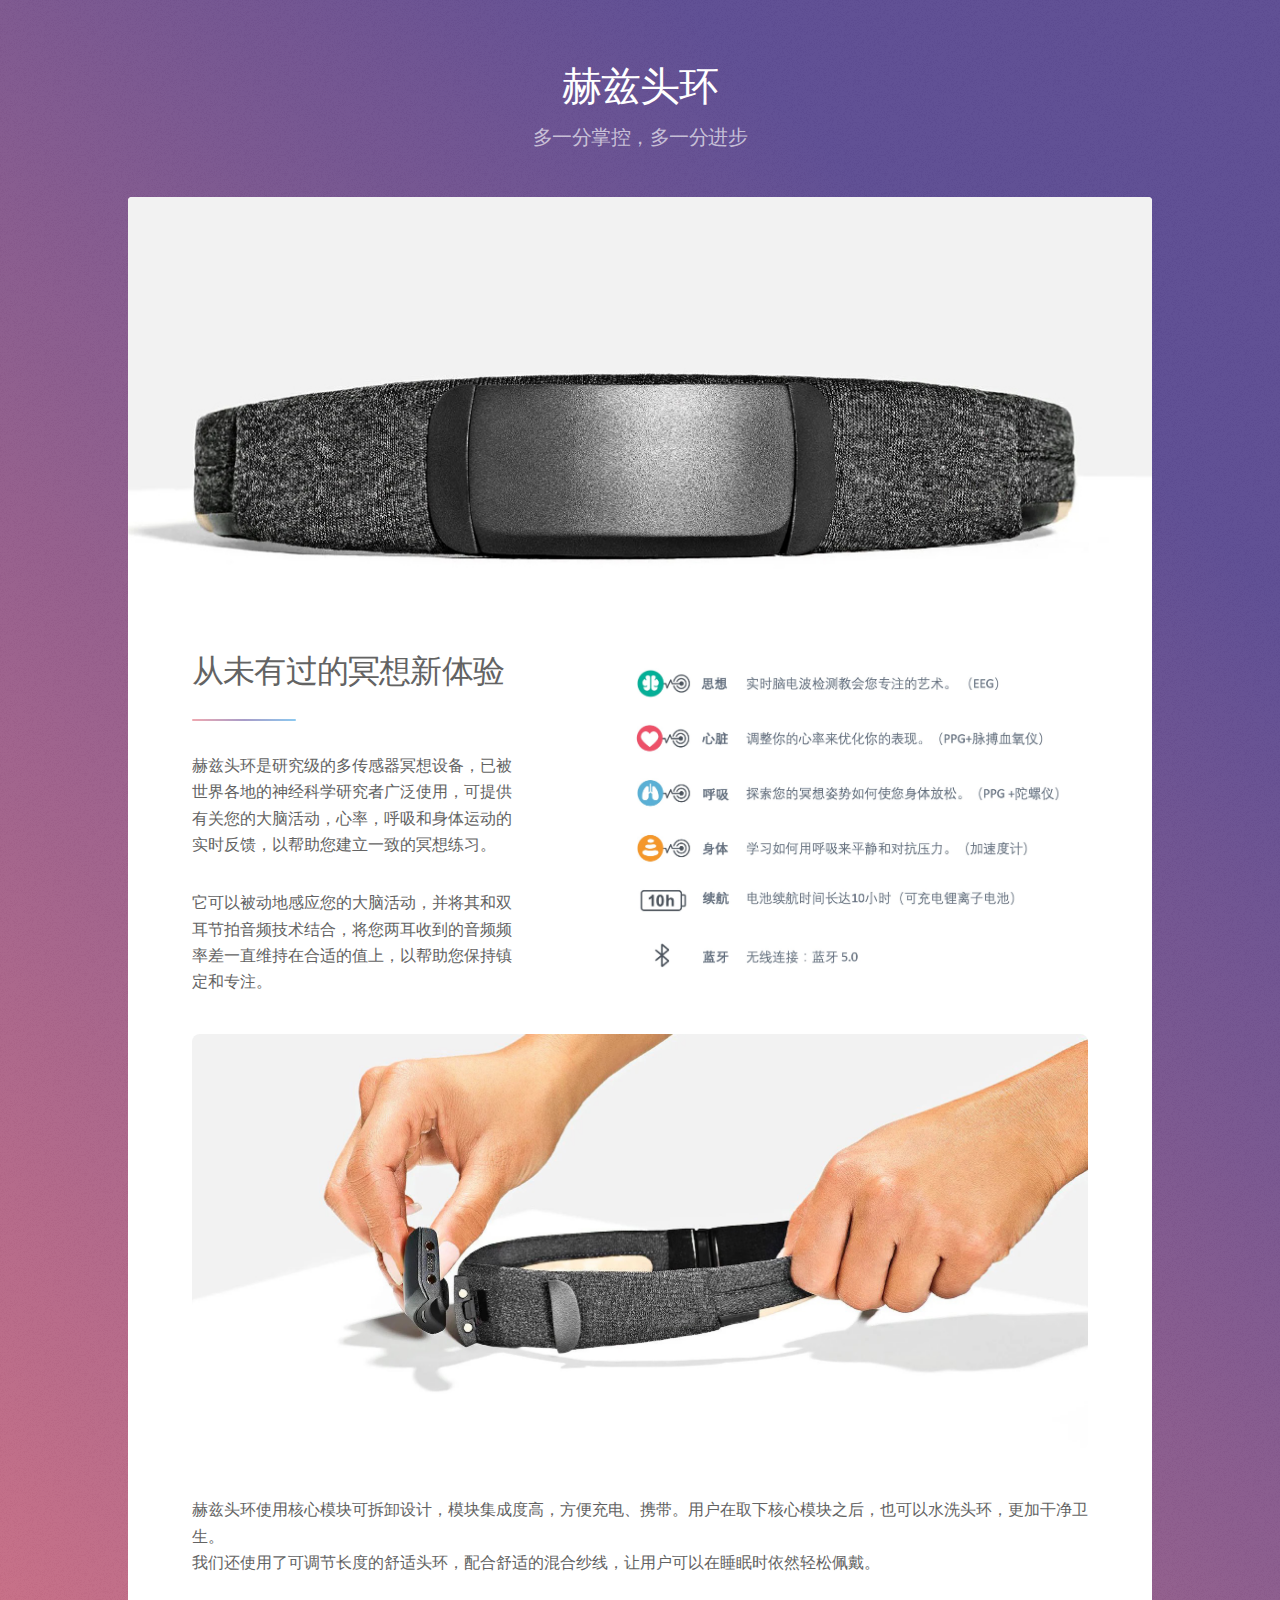
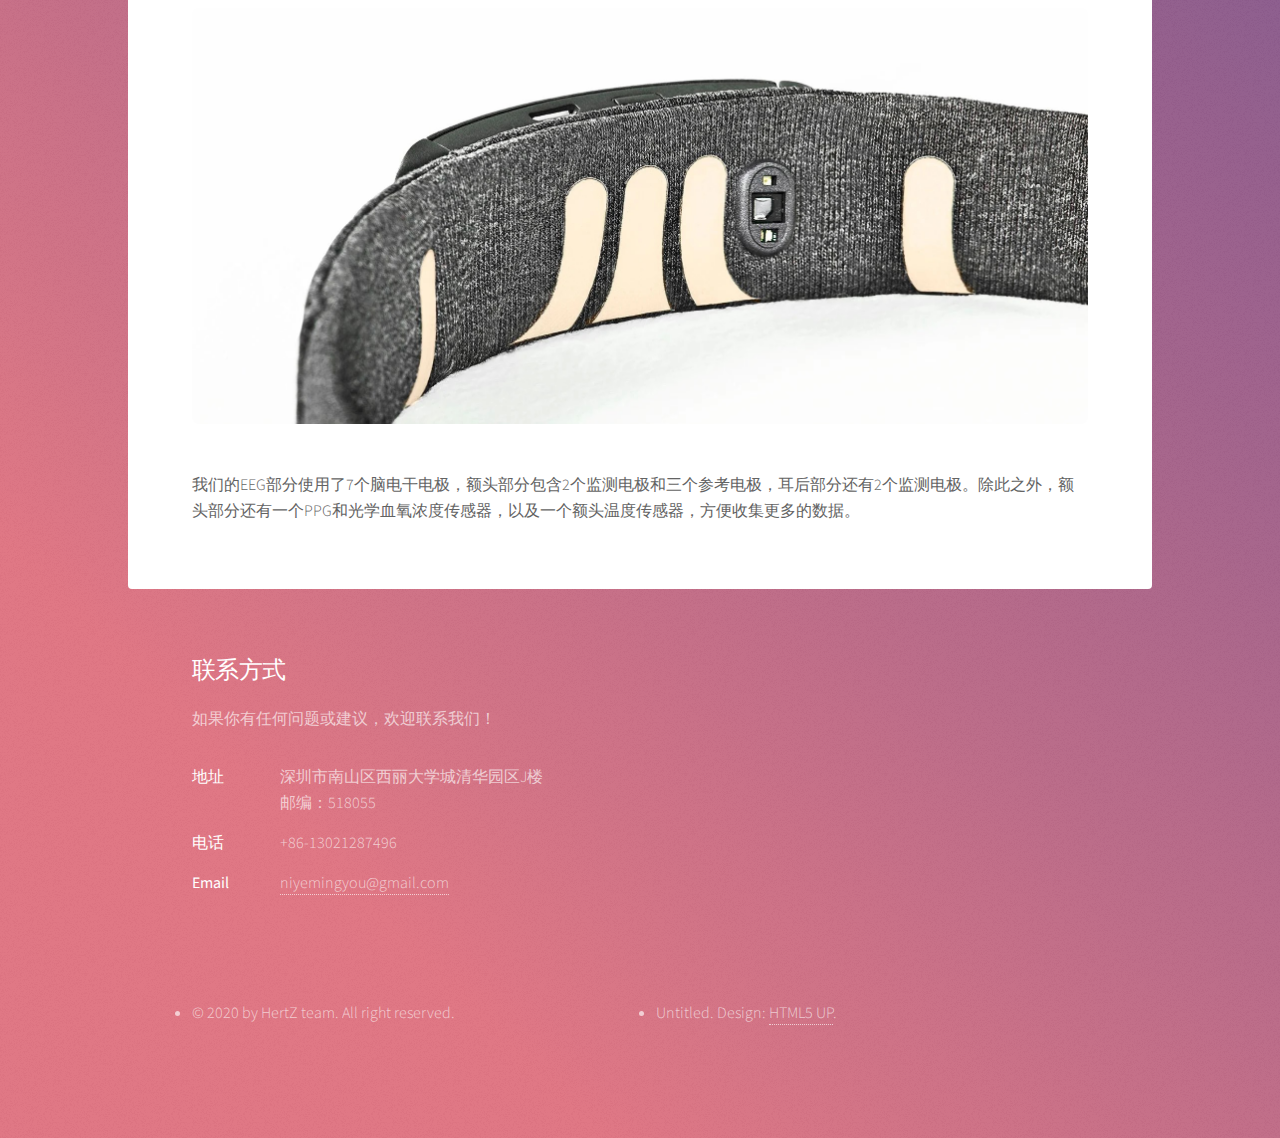
<file: generic.html>
<!DOCTYPE HTML>
<!--
	Stellar by HTML5 UP
	html5up.net | @ajlkn
	Free for personal and commercial use under the CCA 3.0 license (html5up.net/license)
-->
<html>
	<head>
		<title>Generic - Stellar by HTML5 UP</title>
		<meta charset="utf-8" />
		<meta name="viewport" content="width=device-width, initial-scale=1, user-scalable=no" />
		<link rel="stylesheet" href="assets/css/main.css" />
		<noscript><link rel="stylesheet" href="assets/css/noscript.css" /></noscript>
	</head>
	<body class="is-preload">

		<!-- Wrapper -->
			<div id="wrapper">

				<!-- Header -->
					<header id="header">
						<h1>赫兹头环</h1>
						<p>多一分掌控，多一分进步</p>
					</header>

				<!-- Main -->
					<div id="main">

						<!-- Content -->
							<section id="content" class="main">
								<span class="image main"><img src="images/brainlinkpro.jpg" alt="" /></span>
                                 <div class="spotlightwork">
									<div class="content">
										<header class="major">
											<h2>从未有过的冥想新体验</h2>
										</header>
										<p>赫兹头环是研究级的多传感器冥想设备，已被世界各地的神经科学研究者广泛使用，可提供有关您的大脑活动，心率，呼吸和身体运动的实时反馈，以帮助您建立一致的冥想练习。</p>
                                        <p>它可以被动地感应您的大脑活动，并将其和双耳节拍音频技术结合，将您两耳收到的音频频率差一直维持在合适的值上，以帮助您保持镇定和专注。</p>
										
									</div>
									<span class="image"><img src="images/功能.jpg" alt="" /></span>
								</div>
                                <span class="image main"><img src="images/充电器.jpg" alt="" /></span>
								<p>赫兹头环使用核心模块可拆卸设计，模块集成度高，方便充电、携带。用户在取下核心模块之后，也可以水洗头环，更加干净卫生。<br />我们还使用了可调节长度的舒适头环，配合舒适的混合纱线，让用户可以在睡眠时依然轻松佩戴。</p>
                                <span class="image main"><img src="images/头环.jpg" alt="" /></span>
								<p>我们的EEG部分使用了7个脑电干电极，额头部分包含2个监测电极和三个参考电极，耳后部分还有2个监测电极。除此之外，额头部分还有一个PPG和光学血氧浓度传感器，以及一个额头温度传感器，方便收集更多的数据。</p>
							</section>

					</div>

								<!-- Footer -->
					<footer id="footer">
<!--
						<section>
							<h2>Aliquam sed mauris</h2>
							<p>Sed lorem ipsum dolor sit amet et nullam consequat feugiat consequat magna adipiscing tempus etiam dolore veroeros. eget dapibus mauris. Cras aliquet, nisl ut viverra sollicitudin, ligula erat egestas velit, vitae tincidunt odio.</p>
							<ul class="actions">
								<li><a href="generic.html" class="button">Learn More</a></li>
							</ul>
						</section>
-->
						<section>
							<h2>联系方式</h2>
                            <p>如果你有任何问题或建议，欢迎联系我们！</p>
							<dl class="alt">
								<dt>地址</dt>
								<dd>深圳市南山区西丽大学城清华园区J楼
                                    <br />邮编：518055</dd>
								<dt>电话</dt>
								<dd>+86-13021287496</dd>
								<dt>Email</dt>
								<dd><a href="#">niyemingyou@gmail.com</a></dd>
							</dl>
<!--
							<ul class="icons">
								<li><a href="#" class="icon brands fa-twitter alt"><span class="label">Twitter</span></a></li>
								<li><a href="#" class="icon brands fa-facebook-f alt"><span class="label">Facebook</span></a></li>
								<li><a href="#" class="icon brands fa-instagram alt"><span class="label">Instagram</span></a></li>
								<li><a href="#" class="icon brands fa-github alt"><span class="label">GitHub</span></a></li>
								<li><a href="#" class="icon brands fa-dribbble alt"><span class="label">Dribbble</span></a></li>
							</ul>
-->
						</section>
						<p class="copyright"><li>&copy; 2020 by HertZ team. All right reserved.</li><li>Untitled. Design: <a href="https://html5up.net">HTML5 UP</a>.</p>
					</footer>

			</div>

		<!-- Scripts -->
			<script src="assets/js/jquery.min.js"></script>
			<script src="assets/js/jquery.scrollex.min.js"></script>
			<script src="assets/js/jquery.scrolly.min.js"></script>
			<script src="assets/js/browser.min.js"></script>
			<script src="assets/js/breakpoints.min.js"></script>
			<script src="assets/js/util.js"></script>
			<script src="assets/js/main.js"></script>

	</body>
</html>
</file>
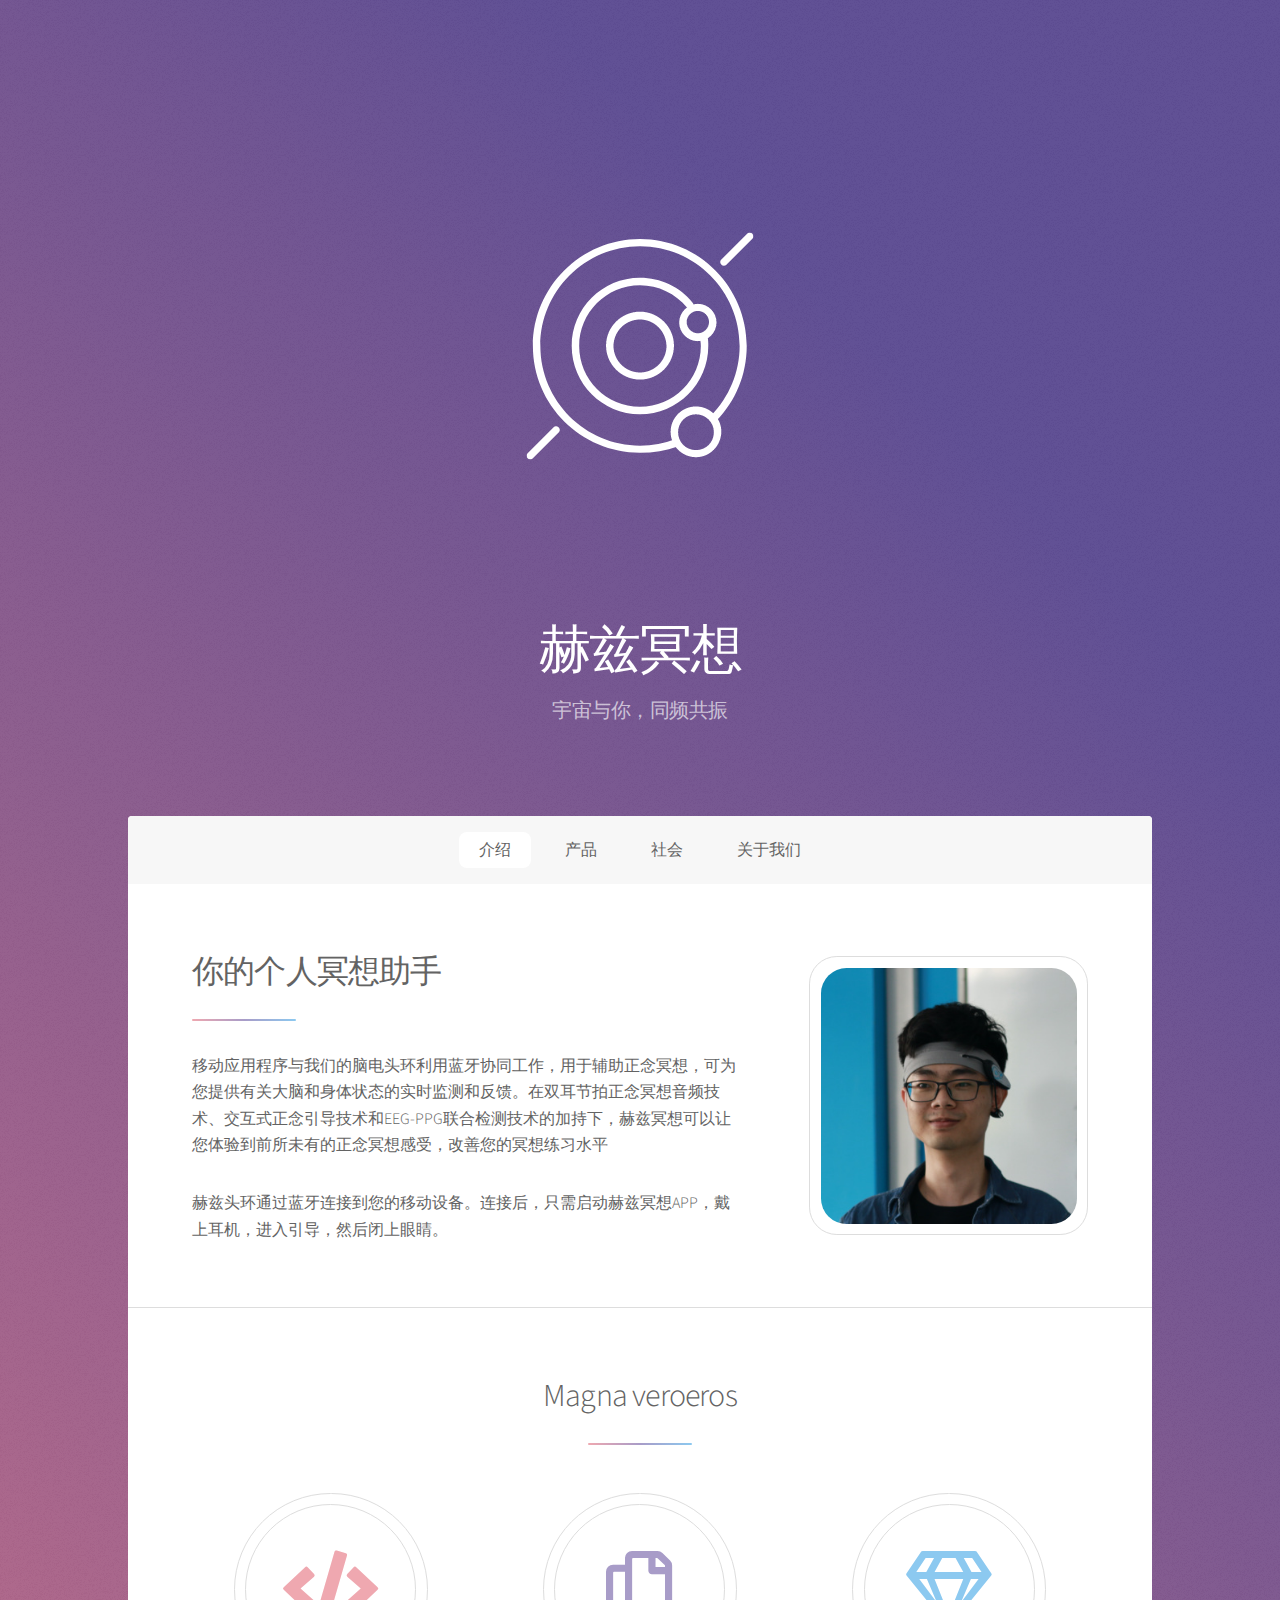
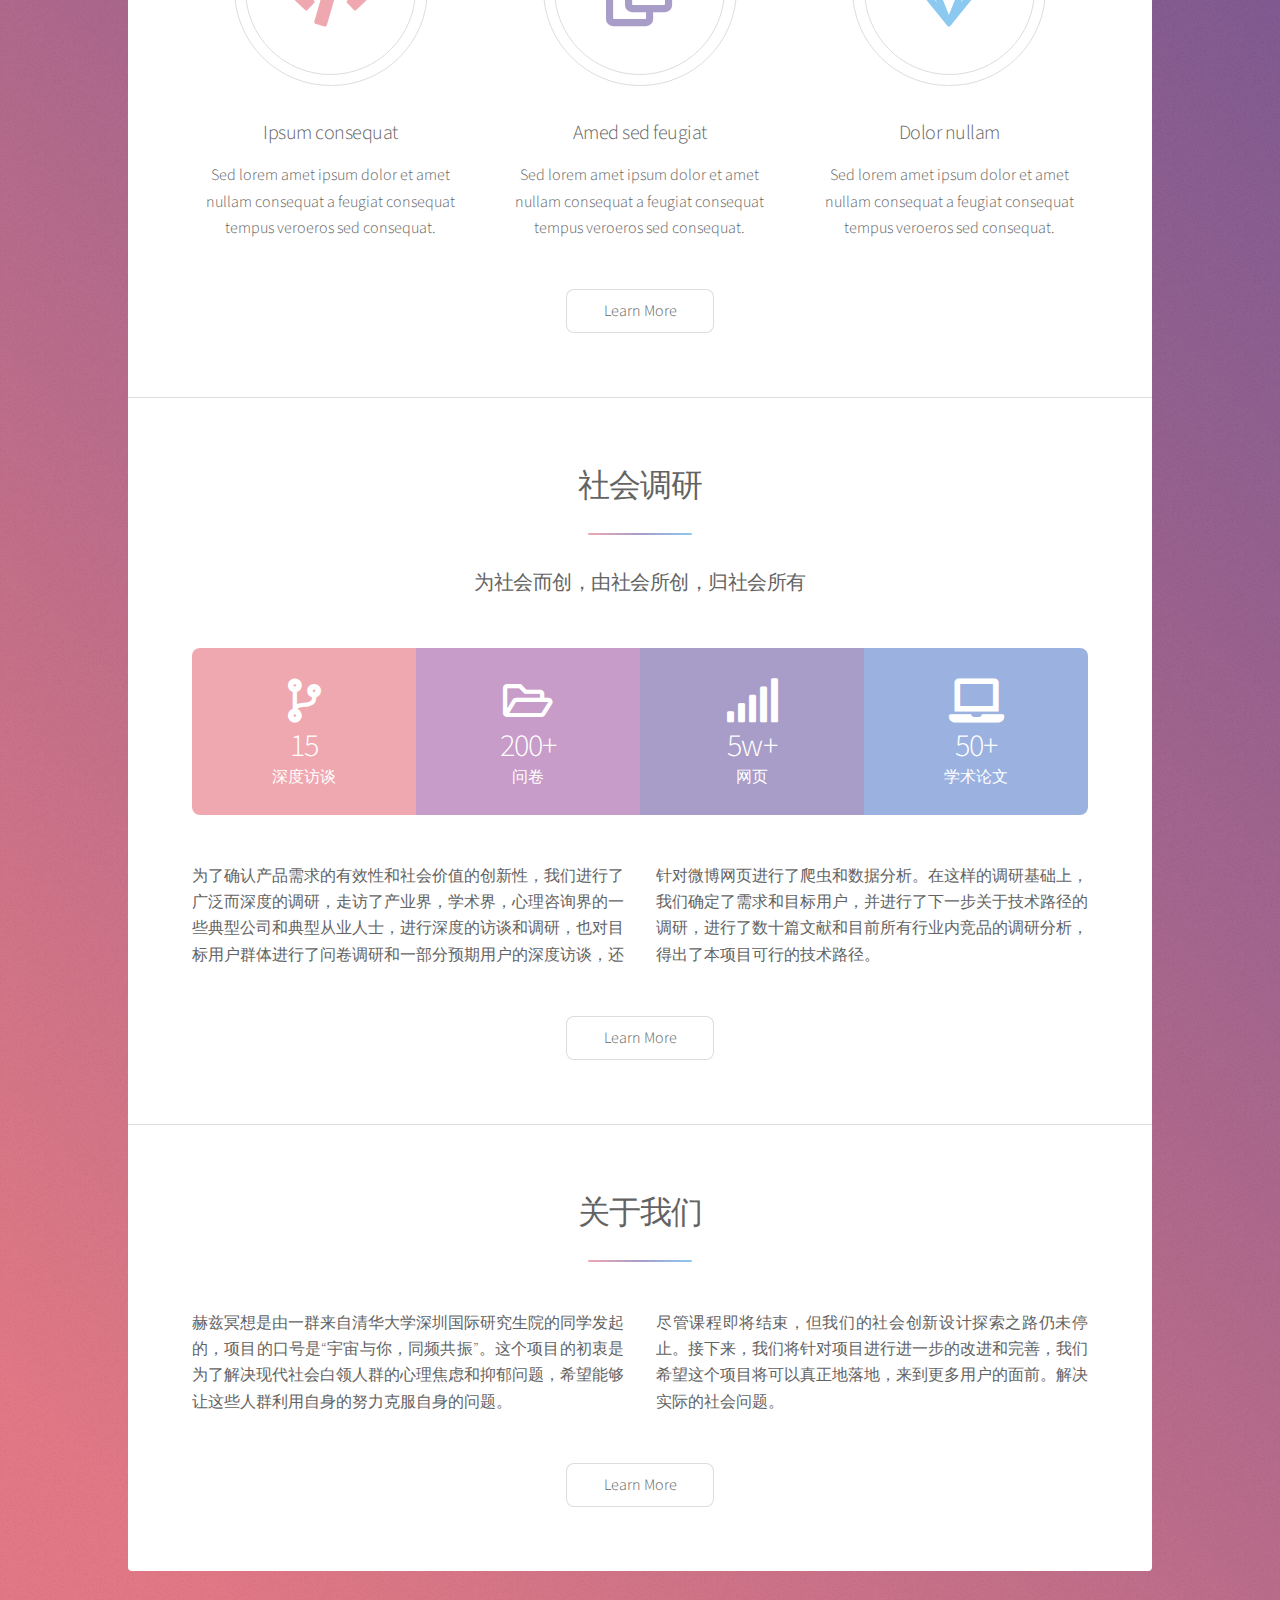
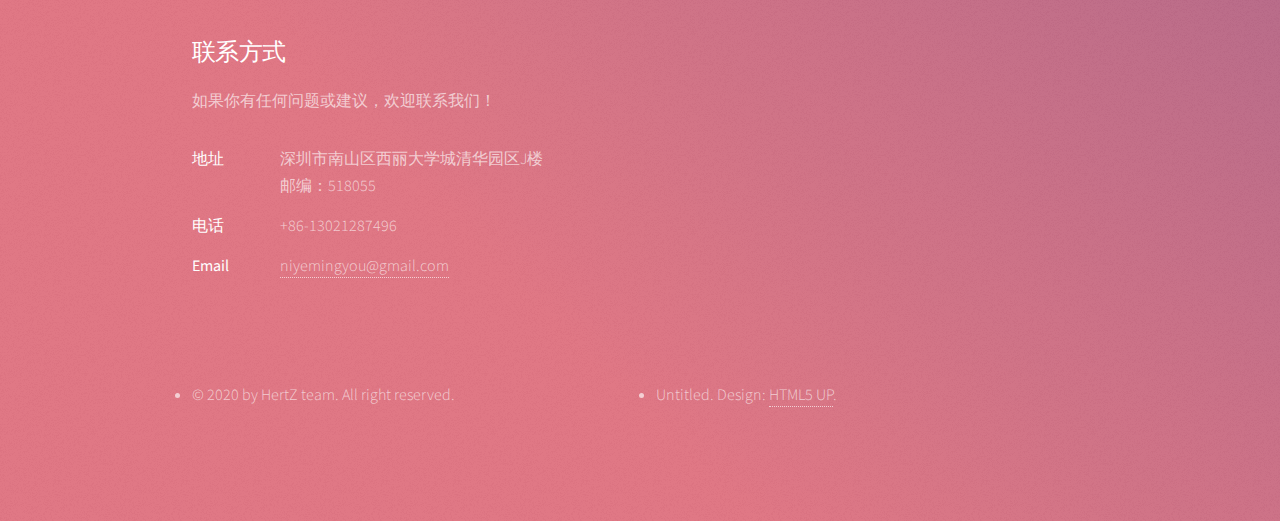
<file: indexn.html>
<!DOCTYPE HTML>
<!--
	Stellar by HTML5 UP
	html5up.net | @ajlkn
	Free for personal and commercial use under the CCA 3.0 license (html5up.net/license)
-->
<html>
	<head>
		<title>Stellar by HTML5 UP</title>
		<meta charset="utf-8" />
		<meta name="viewport" content="width=device-width, initial-scale=1, user-scalable=no" />
		<link rel="stylesheet" href="assets/css/main.css" />
		<noscript><link rel="stylesheet" href="assets/css/noscript.css" /></noscript>
	</head>
	<body class="is-preload">

		<!-- Wrapper -->
			<div id="wrapper">

				<!-- Header -->
					<header id="header" class="alt">
						<span class="logo"><img src="images/hertzlogo.png" alt="" /></span>
						<h1>赫兹冥想</h1>
						<p>宇宙与你，同频共振<br />
						<!--built by <a href="https://twitter.com/ajlkn">@ajlkn</a> for <a href="https://html5up.net">HTML5 UP</a>.</p>-->
					</header>

				<!-- Nav -->
					<nav id="nav">
						<ul>
							<li><a href="#intro" class="active">介绍</a></li>
							<li><a href="#first">产品</a></li>
							<li><a href="#second">社会</a></li>
							<li><a href="#cta">关于我们</a></li>
						</ul>
					</nav>

				<!-- Main -->
					<div id="main">

						<!-- Introduction -->
							<section id="intro" class="main">
								<div class="spotlight">
									<div class="content">
										<header class="major">
											<h2>你的个人冥想助手</h2>
										</header>
										<p>移动应用程序与我们的脑电头环利用蓝牙协同工作，用于辅助正念冥想，可为您提供有关大脑和身体状态的实时监测和反馈。在双耳节拍正念冥想音频技术、交互式正念引导技术和EEG-PPG联合检测技术的加持下，赫兹冥想可以让您体验到前所未有的正念冥想感受，改善您的冥想练习水平</p>
                                        <p>赫兹头环通过蓝牙连接到您的移动设备。连接后，只需启动赫兹冥想APP，戴上耳机，进入引导，然后闭上眼睛。</p>

								
									</div>
									<span class="image"><img src="images/pic1.jpg" alt="" /></span>
								</div>
							</section>

						<!-- First Section -->
							<section id="first" class="main special">
								<header class="major">
									<h2>Magna veroeros</h2>
								</header>
								<ul class="features">
									<li>
										<span class="icon solid major style1 fa-code"></span>
										<h3>Ipsum consequat</h3>
										<p>Sed lorem amet ipsum dolor et amet nullam consequat a feugiat consequat tempus veroeros sed consequat.</p>
									</li>
									<li>
										<span class="icon major style3 fa-copy"></span>
										<h3>Amed sed feugiat</h3>
										<p>Sed lorem amet ipsum dolor et amet nullam consequat a feugiat consequat tempus veroeros sed consequat.</p>
									</li>
									<li>
										<span class="icon major style5 fa-gem"></span>
										<h3>Dolor nullam</h3>
										<p>Sed lorem amet ipsum dolor et amet nullam consequat a feugiat consequat tempus veroeros sed consequat.</p>
									</li>
								</ul>
								<footer class="major">
									<ul class="actions special">
										<li><a href="generic.html" class="button">Learn More</a></li>
									</ul>
								</footer>
							</section>

						<!-- Second Section -->
							<section id="second" class="main special">
								<header class="major">
									<h2>社会调研</h2>
									<p>为社会而创，由社会所创，归社会所有</p>
								</header>
								<ul class="statistics">
									<li class="style1">
										<span class="icon solid fa-code-branch"></span>
										<strong>15</strong>
                                        深度访谈
									</li>
									<li class="style2">
										<span class="icon fa-folder-open"></span>
										<strong>200+</strong> 问卷
									</li>
									<li class="style3">
										<span class="icon solid fa-signal"></span>
										<strong>5w+</strong> 网页
									</li>
									<li class="style4">
										<span class="icon solid fa-laptop"></span>
										<strong>50+</strong> 学术论文
									</li>
<!--
									<li class="style5">
										<span class="icon fa-gem"></span>
										<strong>1,024</strong> Nullam
									</li>
-->
								</ul>
								<p class="content">为了确认产品需求的有效性和社会价值的创新性，我们进行了广泛而深度的调研，走访了产业界，学术界，心理咨询界的一些典型公司和典型从业人士，进行深度的访谈和调研，也对目标用户群体进行了问卷调研和一部分预期用户的深度访谈，还针对微博网页进行了爬虫和数据分析。在这样的调研基础上，我们确定了需求和目标用户，并进行了下一步关于技术路径的调研，进行了数十篇文献和目前所有行业内竞品的调研分析，得出了本项目可行的技术路径。
                                </p>
								<footer class="major">
									<ul class="actions special">
										<li><a href="generic.html" class="button">Learn More</a></li>
									</ul>
								</footer>
							</section>

						<!-- Get Started -->
							<section id="cta" class="main special">
								<header class="major">
									<h2>关于我们</h2>
								</header>
                                <p class="content">赫兹冥想是由一群来自清华大学深圳国际研究生院的同学发起的，项目的口号是“宇宙与你，同频共振”。这个项目的初衷是为了解决现代社会白领人群的心理焦虑和抑郁问题，希望能够让这些人群利用自身的努力克服自身的问题。<br />尽管课程即将结束，但我们的社会创新设计探索之路仍未停止。接下来，我们将针对项目进行进一步的改进和完善，我们希望这个项目将可以真正地落地，来到更多用户的面前。解决实际的社会问题。</p>
								<footer class="major">
									<ul class="actions special">
<!--										<li><a href="generic.html" class="button primary">Get Started</a></li>-->
										<li><a href="generic.html" class="button">Learn More</a></li>
									</ul>
								</footer>
							</section>

					</div>

				<!-- Footer -->
					<footer id="footer">
<!--
						<section>
							<h2>Aliquam sed mauris</h2>
							<p>Sed lorem ipsum dolor sit amet et nullam consequat feugiat consequat magna adipiscing tempus etiam dolore veroeros. eget dapibus mauris. Cras aliquet, nisl ut viverra sollicitudin, ligula erat egestas velit, vitae tincidunt odio.</p>
							<ul class="actions">
								<li><a href="generic.html" class="button">Learn More</a></li>
							</ul>
						</section>
-->
						<section>
							<h2>联系方式</h2>
                            <p>如果你有任何问题或建议，欢迎联系我们！</p>
							<dl class="alt">
								<dt>地址</dt>
								<dd>深圳市南山区西丽大学城清华园区J楼
                                    <br />邮编：518055</dd>
								<dt>电话</dt>
								<dd>+86-13021287496</dd>
								<dt>Email</dt>
								<dd><a href="#">niyemingyou@gmail.com</a></dd>
							</dl>
<!--
							<ul class="icons">
								<li><a href="#" class="icon brands fa-twitter alt"><span class="label">Twitter</span></a></li>
								<li><a href="#" class="icon brands fa-facebook-f alt"><span class="label">Facebook</span></a></li>
								<li><a href="#" class="icon brands fa-instagram alt"><span class="label">Instagram</span></a></li>
								<li><a href="#" class="icon brands fa-github alt"><span class="label">GitHub</span></a></li>
								<li><a href="#" class="icon brands fa-dribbble alt"><span class="label">Dribbble</span></a></li>
							</ul>
-->
						</section>
						<p class="copyright"><li>&copy; 2020 by HertZ team. All right reserved.</li><li>Untitled. Design: <a href="https://html5up.net">HTML5 UP</a>.</p>
					</footer>

			</div>

		<!-- Scripts -->
			<script src="assets/js/jquery.min.js"></script>
			<script src="assets/js/jquery.scrollex.min.js"></script>
			<script src="assets/js/jquery.scrolly.min.js"></script>
			<script src="assets/js/browser.min.js"></script>
			<script src="assets/js/breakpoints.min.js"></script>
			<script src="assets/js/util.js"></script>
			<script src="assets/js/main.js"></script>

	</body>
</html>
</file>
<file: assets/css/noscript.css>
/*
	Stellar by HTML5 UP
	html5up.net | @ajlkn
	Free for personal and commercial use under the CCA 3.0 license (html5up.net/license)
*/

/* Header */

	body.is-preload #header.alt > * {
		opacity: 1;
	}

	body.is-preload #header.alt .logo {
		-moz-transform: none;
		-webkit-transform: none;
		-ms-transform: none;
		transform: none;
	}
</file>
<file: assets/css/main.css>
@import url(fontawesome-all.min.css);
@import 'https://fonts.googleapis.com/css?family=Source+Sans+Pro:300,400';

/*
	Stellar by HTML5 UP
	html5up.net | @ajlkn
	Free for personal and commercial use under the CCA 3.0 license (html5up.net/license)
*/

html, body, div, span, applet, object,
iframe, h1, h2, h3, h4, h5, h6, p, blockquote,
pre, a, abbr, acronym, address, big, cite,
code, del, dfn, em, img, ins, kbd, q, s, samp,
small, strike, strong, sub, sup, tt, var, b,
u, i, center, dl, dt, dd, ol, ul, li, fieldset,
form, label, legend, table, caption, tbody,
tfoot, thead, tr, th, td, article, aside,
canvas, details, embed, figure, figcaption,
footer, header, hgroup, menu, nav, output, ruby,
section, summary, time, mark, audio, video {
	margin: 0;
	padding: 0;
	border: 0;
	font-size: 100%;
	font: inherit;
	vertical-align: baseline;}

article, aside, details, figcaption, figure,
footer, header, hgroup, menu, nav, section {
	display: block;}

body {
	line-height: 1;
}

ol, ul {
	list-style: none;
}

blockquote, q {
	quotes: none;
}

	blockquote:before, blockquote:after, q:before, q:after {
		content: '';
		content: none;
	}

table {
	border-collapse: collapse;
	border-spacing: 0;
}

body {
	-webkit-text-size-adjust: none;
}

mark {
	background-color: transparent;
	color: inherit;
}

input::-moz-focus-inner {
	border: 0;
	padding: 0;
}

input, select, textarea {
	-moz-appearance: none;
	-webkit-appearance: none;
	-ms-appearance: none;
	appearance: none;
}

/* Basic */

	@-ms-viewport {
		width: device-width;
	}

	body {
		-ms-overflow-style: scrollbar;
	}

	@media screen and (max-width: 480px) {

		html, body {
			min-width: 320px;
		}

	}

	html {
		box-sizing: border-box;
	}

	*, *:before, *:after {
		box-sizing: inherit;
	}

	body {
		background-color: #935d8c;
		background-image: url("images/overlay.png"), -moz-linear-gradient(45deg, #e37682 15%, #5f4d93 85%);
		background-image: url("images/overlay.png"), -webkit-linear-gradient(45deg, #e37682 15%, #5f4d93 85%);
		background-image: url("images/overlay.png"), -ms-linear-gradient(45deg, #e37682 15%, #5f4d93 85%);
		background-image: url("images/overlay.png"), linear-gradient(45deg, #e37682 15%, #5f4d93 85%);
	}

		body.is-preload *, body.is-preload *:before, body.is-preload *:after {
			-moz-animation: none !important;
			-webkit-animation: none !important;
			-ms-animation: none !important;
			animation: none !important;
			-moz-transition: none !important;
			-webkit-transition: none !important;
			-ms-transition: none !important;
			transition: none !important;
		}

/* Type */

	body {
		background-color: #935d8c;
		color: rgba(255, 255, 255, 0.65);
	}

	body, input, select, textarea {
		font-family: "Source Sans Pro", Helvetica, sans-serif;
		font-size: 17pt;
		font-weight: 300;
		line-height: 1.65;
	}

		@media screen and (max-width: 1680px) {

			body, input, select, textarea {
				font-size: 14pt;
			}

		}

		@media screen and (max-width: 1280px) {

			body, input, select, textarea {
				font-size: 12pt;
			}

		}

		@media screen and (max-width: 360px) {

			body, input, select, textarea {
				font-size: 11pt;
			}

		}

	a {
		-moz-transition: color 0.2s ease, border-bottom 0.2s ease;
		-webkit-transition: color 0.2s ease, border-bottom 0.2s ease;
		-ms-transition: color 0.2s ease, border-bottom 0.2s ease;
		transition: color 0.2s ease, border-bottom 0.2s ease;
		text-decoration: none;
		border-bottom: dotted 1px;
		color: inherit;
	}

		a:hover {
			border-bottom-color: transparent;
		}

	strong, b {
		font-weight: 400;
	}

	em, i {
		font-style: italic;
	}

	p {
		margin: 0 0 2em 0;
	}

		p.content {
			-moz-columns: 20em 2;
			-webkit-columns: 20em 2;
			-ms-columns: 20em 2;
			columns: 20em 2;
			-moz-column-gap: 2em;
			-webkit-column-gap: 2em;
			-ms-column-gap: 2em;
			column-gap: 2em;
			text-align: justify;
		}

	h1, h2, h3, h4, h5, h6 {
		font-weight: 300;
		line-height: 1.5;
		margin: 0 0 0.7em 0;
		letter-spacing: -0.025em;
	}

		h1 a, h2 a, h3 a, h4 a, h5 a, h6 a {
			color: inherit;
			text-decoration: none;
		}

	h1 {
		font-size: 2.5em;
		line-height: 1.2;
	}

	h2 {
		font-size: 1.5em;
	}

	h3 {
		font-size: 1.25em;
	}

	h4 {
		font-size: 1.1em;
	}

	h5 {
		font-size: 0.9em;
	}

	h6 {
		font-size: 0.7em;
	}

	@media screen and (max-width: 736px) {

		h1 {
			font-size: 2em;
		}

	}

	sub {
		font-size: 0.8em;
		position: relative;
		top: 0.5em;
	}

	sup {
		font-size: 0.8em;
		position: relative;
		top: -0.5em;
	}

	blockquote {
		border-left: solid 4px;
		font-style: italic;
		margin: 0 0 2em 0;
		padding: 0.5em 0 0.5em 2em;
	}

	code {
		border-radius: 8px;
		border: solid 1px;
		font-family: "Courier New", monospace;
		font-size: 0.9em;
		margin: 0 0.25em;
		padding: 0.25em 0.65em;
	}

	pre {
		-webkit-overflow-scrolling: touch;
		font-family: "Courier New", monospace;
		font-size: 0.9em;
		margin: 0 0 2em 0;
	}

		pre code {
			display: block;
			line-height: 1.75;
			padding: 1em 1.5em;
			overflow-x: auto;
		}

	hr {
		border: 0;
		border-bottom: solid 1px;
		margin: 2em 0;
	}

		hr.major {
			margin: 3em 0;
		}

	.align-left {
		text-align: left;
	}

	.align-center {
		text-align: center;
	}

	.align-right {
		text-align: right;
	}

	input, select, textarea {
		color: #ffffff;
	}

	a:hover {
		color: #ffffff;
	}

	strong, b {
		color: #ffffff;
	}

	h1, h2, h3, h4, h5, h6 {
		color: #ffffff;
	}

	blockquote {
		border-left-color: rgba(255, 255, 255, 0.35);
	}

	code {
		background: rgba(255, 255, 255, 0.075);
		border-color: rgba(255, 255, 255, 0.35);
	}

	hr {
		border-bottom-color: rgba(255, 255, 255, 0.35);
	}

/* Row */

	.row {
		display: flex;
		flex-wrap: wrap;
		box-sizing: border-box;
		align-items: stretch;
	}

		.row > * {
			box-sizing: border-box;
		}

		.row.gtr-uniform > * > :last-child {
			margin-bottom: 0;
		}

		.row.aln-left {
			justify-content: flex-start;
		}

		.row.aln-center {
			justify-content: center;
		}

		.row.aln-right {
			justify-content: flex-end;
		}

		.row.aln-top {
			align-items: flex-start;
		}

		.row.aln-middle {
			align-items: center;
		}

		.row.aln-bottom {
			align-items: flex-end;
		}

		.row > .imp {
			order: -1;
		}

		.row > .col-1 {
			width: 8.33333%;
		}

		.row > .off-1 {
			margin-left: 8.33333%;
		}

		.row > .col-2 {
			width: 16.66667%;
		}

		.row > .off-2 {
			margin-left: 16.66667%;
		}

		.row > .col-3 {
			width: 25%;
		}

		.row > .off-3 {
			margin-left: 25%;
		}

		.row > .col-4 {
			width: 33.33333%;
		}

		.row > .off-4 {
			margin-left: 33.33333%;
		}

		.row > .col-5 {
			width: 41.66667%;
		}

		.row > .off-5 {
			margin-left: 41.66667%;
		}

		.row > .col-6 {
			width: 50%;
		}

		.row > .off-6 {
			margin-left: 50%;
		}

		.row > .col-7 {
			width: 58.33333%;
		}

		.row > .off-7 {
			margin-left: 58.33333%;
		}

		.row > .col-8 {
			width: 66.66667%;
		}

		.row > .off-8 {
			margin-left: 66.66667%;
		}

		.row > .col-9 {
			width: 75%;
		}

		.row > .off-9 {
			margin-left: 75%;
		}

		.row > .col-10 {
			width: 83.33333%;
		}

		.row > .off-10 {
			margin-left: 83.33333%;
		}

		.row > .col-11 {
			width: 91.66667%;
		}

		.row > .off-11 {
			margin-left: 91.66667%;
		}

		.row > .col-12 {
			width: 100%;
		}

		.row > .off-12 {
			margin-left: 100%;
		}

		.row.gtr-0 {
			margin-top: 0;
			margin-left: 0em;
		}

			.row.gtr-0 > * {
				padding: 0 0 0 0em;
			}

			.row.gtr-0.gtr-uniform {
				margin-top: 0em;
			}

				.row.gtr-0.gtr-uniform > * {
					padding-top: 0em;
				}

		.row.gtr-25 {
			margin-top: 0;
			margin-left: -0.375em;
		}

			.row.gtr-25 > * {
				padding: 0 0 0 0.375em;
			}

			.row.gtr-25.gtr-uniform {
				margin-top: -0.375em;
			}

				.row.gtr-25.gtr-uniform > * {
					padding-top: 0.375em;
				}

		.row.gtr-50 {
			margin-top: 0;
			margin-left: -0.75em;
		}

			.row.gtr-50 > * {
				padding: 0 0 0 0.75em;
			}

			.row.gtr-50.gtr-uniform {
				margin-top: -0.75em;
			}

				.row.gtr-50.gtr-uniform > * {
					padding-top: 0.75em;
				}

		.row {
			margin-top: 0;
			margin-left: -1.5em;
		}

			.row > * {
				padding: 0 0 0 1.5em;
			}

			.row.gtr-uniform {
				margin-top: -1.5em;
			}

				.row.gtr-uniform > * {
					padding-top: 1.5em;
				}

		.row.gtr-150 {
			margin-top: 0;
			margin-left: -2.25em;
		}

			.row.gtr-150 > * {
				padding: 0 0 0 2.25em;
			}

			.row.gtr-150.gtr-uniform {
				margin-top: -2.25em;
			}

				.row.gtr-150.gtr-uniform > * {
					padding-top: 2.25em;
				}

		.row.gtr-200 {
			margin-top: 0;
			margin-left: -3em;
		}

			.row.gtr-200 > * {
				padding: 0 0 0 3em;
			}

			.row.gtr-200.gtr-uniform {
				margin-top: -3em;
			}

				.row.gtr-200.gtr-uniform > * {
					padding-top: 3em;
				}

		@media screen and (max-width: 1680px) {

			.row {
				display: flex;
				flex-wrap: wrap;
				box-sizing: border-box;
				align-items: stretch;
			}

				.row > * {
					box-sizing: border-box;
				}

				.row.gtr-uniform > * > :last-child {
					margin-bottom: 0;
				}

				.row.aln-left {
					justify-content: flex-start;
				}

				.row.aln-center {
					justify-content: center;
				}

				.row.aln-right {
					justify-content: flex-end;
				}

				.row.aln-top {
					align-items: flex-start;
				}

				.row.aln-middle {
					align-items: center;
				}

				.row.aln-bottom {
					align-items: flex-end;
				}

				.row > .imp-xlarge {
					order: -1;
				}

				.row > .col-1-xlarge {
					width: 8.33333%;
				}

				.row > .off-1-xlarge {
					margin-left: 8.33333%;
				}

				.row > .col-2-xlarge {
					width: 16.66667%;
				}

				.row > .off-2-xlarge {
					margin-left: 16.66667%;
				}

				.row > .col-3-xlarge {
					width: 25%;
				}

				.row > .off-3-xlarge {
					margin-left: 25%;
				}

				.row > .col-4-xlarge {
					width: 33.33333%;
				}

				.row > .off-4-xlarge {
					margin-left: 33.33333%;
				}

				.row > .col-5-xlarge {
					width: 41.66667%;
				}

				.row > .off-5-xlarge {
					margin-left: 41.66667%;
				}

				.row > .col-6-xlarge {
					width: 50%;
				}

				.row > .off-6-xlarge {
					margin-left: 50%;
				}

				.row > .col-7-xlarge {
					width: 58.33333%;
				}

				.row > .off-7-xlarge {
					margin-left: 58.33333%;
				}

				.row > .col-8-xlarge {
					width: 66.66667%;
				}

				.row > .off-8-xlarge {
					margin-left: 66.66667%;
				}

				.row > .col-9-xlarge {
					width: 75%;
				}

				.row > .off-9-xlarge {
					margin-left: 75%;
				}

				.row > .col-10-xlarge {
					width: 83.33333%;
				}

				.row > .off-10-xlarge {
					margin-left: 83.33333%;
				}

				.row > .col-11-xlarge {
					width: 91.66667%;
				}

				.row > .off-11-xlarge {
					margin-left: 91.66667%;
				}

				.row > .col-12-xlarge {
					width: 100%;
				}

				.row > .off-12-xlarge {
					margin-left: 100%;
				}

				.row.gtr-0 {
					margin-top: 0;
					margin-left: 0em;
				}

					.row.gtr-0 > * {
						padding: 0 0 0 0em;
					}

					.row.gtr-0.gtr-uniform {
						margin-top: 0em;
					}

						.row.gtr-0.gtr-uniform > * {
							padding-top: 0em;
						}

				.row.gtr-25 {
					margin-top: 0;
					margin-left: -0.375em;
				}

					.row.gtr-25 > * {
						padding: 0 0 0 0.375em;
					}

					.row.gtr-25.gtr-uniform {
						margin-top: -0.375em;
					}

						.row.gtr-25.gtr-uniform > * {
							padding-top: 0.375em;
						}

				.row.gtr-50 {
					margin-top: 0;
					margin-left: -0.75em;
				}

					.row.gtr-50 > * {
						padding: 0 0 0 0.75em;
					}

					.row.gtr-50.gtr-uniform {
						margin-top: -0.75em;
					}

						.row.gtr-50.gtr-uniform > * {
							padding-top: 0.75em;
						}

				.row {
					margin-top: 0;
					margin-left: -1.5em;
				}

					.row > * {
						padding: 0 0 0 1.5em;
					}

					.row.gtr-uniform {
						margin-top: -1.5em;
					}

						.row.gtr-uniform > * {
							padding-top: 1.5em;
						}

				.row.gtr-150 {
					margin-top: 0;
					margin-left: -2.25em;
				}

					.row.gtr-150 > * {
						padding: 0 0 0 2.25em;
					}

					.row.gtr-150.gtr-uniform {
						margin-top: -2.25em;
					}

						.row.gtr-150.gtr-uniform > * {
							padding-top: 2.25em;
						}

				.row.gtr-200 {
					margin-top: 0;
					margin-left: -3em;
				}

					.row.gtr-200 > * {
						padding: 0 0 0 3em;
					}

					.row.gtr-200.gtr-uniform {
						margin-top: -3em;
					}

						.row.gtr-200.gtr-uniform > * {
							padding-top: 3em;
						}

		}

		@media screen and (max-width: 1280px) {

			.row {
				display: flex;
				flex-wrap: wrap;
				box-sizing: border-box;
				align-items: stretch;
			}

				.row > * {
					box-sizing: border-box;
				}

				.row.gtr-uniform > * > :last-child {
					margin-bottom: 0;
				}

				.row.aln-left {
					justify-content: flex-start;
				}

				.row.aln-center {
					justify-content: center;
				}

				.row.aln-right {
					justify-content: flex-end;
				}

				.row.aln-top {
					align-items: flex-start;
				}

				.row.aln-middle {
					align-items: center;
				}

				.row.aln-bottom {
					align-items: flex-end;
				}

				.row > .imp-large {
					order: -1;
				}

				.row > .col-1-large {
					width: 8.33333%;
				}

				.row > .off-1-large {
					margin-left: 8.33333%;
				}

				.row > .col-2-large {
					width: 16.66667%;
				}

				.row > .off-2-large {
					margin-left: 16.66667%;
				}

				.row > .col-3-large {
					width: 25%;
				}

				.row > .off-3-large {
					margin-left: 25%;
				}

				.row > .col-4-large {
					width: 33.33333%;
				}

				.row > .off-4-large {
					margin-left: 33.33333%;
				}

				.row > .col-5-large {
					width: 41.66667%;
				}

				.row > .off-5-large {
					margin-left: 41.66667%;
				}

				.row > .col-6-large {
					width: 50%;
				}

				.row > .off-6-large {
					margin-left: 50%;
				}

				.row > .col-7-large {
					width: 58.33333%;
				}

				.row > .off-7-large {
					margin-left: 58.33333%;
				}

				.row > .col-8-large {
					width: 66.66667%;
				}

				.row > .off-8-large {
					margin-left: 66.66667%;
				}

				.row > .col-9-large {
					width: 75%;
				}

				.row > .off-9-large {
					margin-left: 75%;
				}

				.row > .col-10-large {
					width: 83.33333%;
				}

				.row > .off-10-large {
					margin-left: 83.33333%;
				}

				.row > .col-11-large {
					width: 91.66667%;
				}

				.row > .off-11-large {
					margin-left: 91.66667%;
				}

				.row > .col-12-large {
					width: 100%;
				}

				.row > .off-12-large {
					margin-left: 100%;
				}

				.row.gtr-0 {
					margin-top: 0;
					margin-left: 0em;
				}

					.row.gtr-0 > * {
						padding: 0 0 0 0em;
					}

					.row.gtr-0.gtr-uniform {
						margin-top: 0em;
					}

						.row.gtr-0.gtr-uniform > * {
							padding-top: 0em;
						}

				.row.gtr-25 {
					margin-top: 0;
					margin-left: -0.375em;
				}

					.row.gtr-25 > * {
						padding: 0 0 0 0.375em;
					}

					.row.gtr-25.gtr-uniform {
						margin-top: -0.375em;
					}

						.row.gtr-25.gtr-uniform > * {
							padding-top: 0.375em;
						}

				.row.gtr-50 {
					margin-top: 0;
					margin-left: -0.75em;
				}

					.row.gtr-50 > * {
						padding: 0 0 0 0.75em;
					}

					.row.gtr-50.gtr-uniform {
						margin-top: -0.75em;
					}

						.row.gtr-50.gtr-uniform > * {
							padding-top: 0.75em;
						}

				.row {
					margin-top: 0;
					margin-left: -1.5em;
				}

					.row > * {
						padding: 0 0 0 1.5em;
					}

					.row.gtr-uniform {
						margin-top: -1.5em;
					}

						.row.gtr-uniform > * {
							padding-top: 1.5em;
						}

				.row.gtr-150 {
					margin-top: 0;
					margin-left: -2.25em;
				}

					.row.gtr-150 > * {
						padding: 0 0 0 2.25em;
					}

					.row.gtr-150.gtr-uniform {
						margin-top: -2.25em;
					}

						.row.gtr-150.gtr-uniform > * {
							padding-top: 2.25em;
						}

				.row.gtr-200 {
					margin-top: 0;
					margin-left: -3em;
				}

					.row.gtr-200 > * {
						padding: 0 0 0 3em;
					}

					.row.gtr-200.gtr-uniform {
						margin-top: -3em;
					}

						.row.gtr-200.gtr-uniform > * {
							padding-top: 3em;
						}

		}

		@media screen and (max-width: 980px) {

			.row {
				display: flex;
				flex-wrap: wrap;
				box-sizing: border-box;
				align-items: stretch;
			}

				.row > * {
					box-sizing: border-box;
				}

				.row.gtr-uniform > * > :last-child {
					margin-bottom: 0;
				}

				.row.aln-left {
					justify-content: flex-start;
				}

				.row.aln-center {
					justify-content: center;
				}

				.row.aln-right {
					justify-content: flex-end;
				}

				.row.aln-top {
					align-items: flex-start;
				}

				.row.aln-middle {
					align-items: center;
				}

				.row.aln-bottom {
					align-items: flex-end;
				}

				.row > .imp-medium {
					order: -1;
				}

				.row > .col-1-medium {
					width: 8.33333%;
				}

				.row > .off-1-medium {
					margin-left: 8.33333%;
				}

				.row > .col-2-medium {
					width: 16.66667%;
				}

				.row > .off-2-medium {
					margin-left: 16.66667%;
				}

				.row > .col-3-medium {
					width: 25%;
				}

				.row > .off-3-medium {
					margin-left: 25%;
				}

				.row > .col-4-medium {
					width: 33.33333%;
				}

				.row > .off-4-medium {
					margin-left: 33.33333%;
				}

				.row > .col-5-medium {
					width: 41.66667%;
				}

				.row > .off-5-medium {
					margin-left: 41.66667%;
				}

				.row > .col-6-medium {
					width: 50%;
				}

				.row > .off-6-medium {
					margin-left: 50%;
				}

				.row > .col-7-medium {
					width: 58.33333%;
				}

				.row > .off-7-medium {
					margin-left: 58.33333%;
				}

				.row > .col-8-medium {
					width: 66.66667%;
				}

				.row > .off-8-medium {
					margin-left: 66.66667%;
				}

				.row > .col-9-medium {
					width: 75%;
				}

				.row > .off-9-medium {
					margin-left: 75%;
				}

				.row > .col-10-medium {
					width: 83.33333%;
				}

				.row > .off-10-medium {
					margin-left: 83.33333%;
				}

				.row > .col-11-medium {
					width: 91.66667%;
				}

				.row > .off-11-medium {
					margin-left: 91.66667%;
				}

				.row > .col-12-medium {
					width: 100%;
				}

				.row > .off-12-medium {
					margin-left: 100%;
				}

				.row.gtr-0 {
					margin-top: 0;
					margin-left: 0em;
				}

					.row.gtr-0 > * {
						padding: 0 0 0 0em;
					}

					.row.gtr-0.gtr-uniform {
						margin-top: 0em;
					}

						.row.gtr-0.gtr-uniform > * {
							padding-top: 0em;
						}

				.row.gtr-25 {
					margin-top: 0;
					margin-left: -0.375em;
				}

					.row.gtr-25 > * {
						padding: 0 0 0 0.375em;
					}

					.row.gtr-25.gtr-uniform {
						margin-top: -0.375em;
					}

						.row.gtr-25.gtr-uniform > * {
							padding-top: 0.375em;
						}

				.row.gtr-50 {
					margin-top: 0;
					margin-left: -0.75em;
				}

					.row.gtr-50 > * {
						padding: 0 0 0 0.75em;
					}

					.row.gtr-50.gtr-uniform {
						margin-top: -0.75em;
					}

						.row.gtr-50.gtr-uniform > * {
							padding-top: 0.75em;
						}

				.row {
					margin-top: 0;
					margin-left: -1.5em;
				}

					.row > * {
						padding: 0 0 0 1.5em;
					}

					.row.gtr-uniform {
						margin-top: -1.5em;
					}

						.row.gtr-uniform > * {
							padding-top: 1.5em;
						}

				.row.gtr-150 {
					margin-top: 0;
					margin-left: -2.25em;
				}

					.row.gtr-150 > * {
						padding: 0 0 0 2.25em;
					}

					.row.gtr-150.gtr-uniform {
						margin-top: -2.25em;
					}

						.row.gtr-150.gtr-uniform > * {
							padding-top: 2.25em;
						}

				.row.gtr-200 {
					margin-top: 0;
					margin-left: -3em;
				}

					.row.gtr-200 > * {
						padding: 0 0 0 3em;
					}

					.row.gtr-200.gtr-uniform {
						margin-top: -3em;
					}

						.row.gtr-200.gtr-uniform > * {
							padding-top: 3em;
						}

		}

		@media screen and (max-width: 736px) {

			.row {
				display: flex;
				flex-wrap: wrap;
				box-sizing: border-box;
				align-items: stretch;
			}

				.row > * {
					box-sizing: border-box;
				}

				.row.gtr-uniform > * > :last-child {
					margin-bottom: 0;
				}

				.row.aln-left {
					justify-content: flex-start;
				}

				.row.aln-center {
					justify-content: center;
				}

				.row.aln-right {
					justify-content: flex-end;
				}

				.row.aln-top {
					align-items: flex-start;
				}

				.row.aln-middle {
					align-items: center;
				}

				.row.aln-bottom {
					align-items: flex-end;
				}

				.row > .imp-small {
					order: -1;
				}

				.row > .col-1-small {
					width: 8.33333%;
				}

				.row > .off-1-small {
					margin-left: 8.33333%;
				}

				.row > .col-2-small {
					width: 16.66667%;
				}

				.row > .off-2-small {
					margin-left: 16.66667%;
				}

				.row > .col-3-small {
					width: 25%;
				}

				.row > .off-3-small {
					margin-left: 25%;
				}

				.row > .col-4-small {
					width: 33.33333%;
				}

				.row > .off-4-small {
					margin-left: 33.33333%;
				}

				.row > .col-5-small {
					width: 41.66667%;
				}

				.row > .off-5-small {
					margin-left: 41.66667%;
				}

				.row > .col-6-small {
					width: 50%;
				}

				.row > .off-6-small {
					margin-left: 50%;
				}

				.row > .col-7-small {
					width: 58.33333%;
				}

				.row > .off-7-small {
					margin-left: 58.33333%;
				}

				.row > .col-8-small {
					width: 66.66667%;
				}

				.row > .off-8-small {
					margin-left: 66.66667%;
				}

				.row > .col-9-small {
					width: 75%;
				}

				.row > .off-9-small {
					margin-left: 75%;
				}

				.row > .col-10-small {
					width: 83.33333%;
				}

				.row > .off-10-small {
					margin-left: 83.33333%;
				}

				.row > .col-11-small {
					width: 91.66667%;
				}

				.row > .off-11-small {
					margin-left: 91.66667%;
				}

				.row > .col-12-small {
					width: 100%;
				}

				.row > .off-12-small {
					margin-left: 100%;
				}

				.row.gtr-0 {
					margin-top: 0;
					margin-left: 0em;
				}

					.row.gtr-0 > * {
						padding: 0 0 0 0em;
					}

					.row.gtr-0.gtr-uniform {
						margin-top: 0em;
					}

						.row.gtr-0.gtr-uniform > * {
							padding-top: 0em;
						}

				.row.gtr-25 {
					margin-top: 0;
					margin-left: -0.25em;
				}

					.row.gtr-25 > * {
						padding: 0 0 0 0.25em;
					}

					.row.gtr-25.gtr-uniform {
						margin-top: -0.25em;
					}

						.row.gtr-25.gtr-uniform > * {
							padding-top: 0.25em;
						}

				.row.gtr-50 {
					margin-top: 0;
					margin-left: -0.5em;
				}

					.row.gtr-50 > * {
						padding: 0 0 0 0.5em;
					}

					.row.gtr-50.gtr-uniform {
						margin-top: -0.5em;
					}

						.row.gtr-50.gtr-uniform > * {
							padding-top: 0.5em;
						}

				.row {
					margin-top: 0;
					margin-left: -1em;
				}

					.row > * {
						padding: 0 0 0 1em;
					}

					.row.gtr-uniform {
						margin-top: -1em;
					}

						.row.gtr-uniform > * {
							padding-top: 1em;
						}

				.row.gtr-150 {
					margin-top: 0;
					margin-left: -1.5em;
				}

					.row.gtr-150 > * {
						padding: 0 0 0 1.5em;
					}

					.row.gtr-150.gtr-uniform {
						margin-top: -1.5em;
					}

						.row.gtr-150.gtr-uniform > * {
							padding-top: 1.5em;
						}

				.row.gtr-200 {
					margin-top: 0;
					margin-left: -2em;
				}

					.row.gtr-200 > * {
						padding: 0 0 0 2em;
					}

					.row.gtr-200.gtr-uniform {
						margin-top: -2em;
					}

						.row.gtr-200.gtr-uniform > * {
							padding-top: 2em;
						}

		}

		@media screen and (max-width: 480px) {

			.row {
				display: flex;
				flex-wrap: wrap;
				box-sizing: border-box;
				align-items: stretch;
			}

				.row > * {
					box-sizing: border-box;
				}

				.row.gtr-uniform > * > :last-child {
					margin-bottom: 0;
				}

				.row.aln-left {
					justify-content: flex-start;
				}

				.row.aln-center {
					justify-content: center;
				}

				.row.aln-right {
					justify-content: flex-end;
				}

				.row.aln-top {
					align-items: flex-start;
				}

				.row.aln-middle {
					align-items: center;
				}

				.row.aln-bottom {
					align-items: flex-end;
				}

				.row > .imp-xsmall {
					order: -1;
				}

				.row > .col-1-xsmall {
					width: 8.33333%;
				}

				.row > .off-1-xsmall {
					margin-left: 8.33333%;
				}

				.row > .col-2-xsmall {
					width: 16.66667%;
				}

				.row > .off-2-xsmall {
					margin-left: 16.66667%;
				}

				.row > .col-3-xsmall {
					width: 25%;
				}

				.row > .off-3-xsmall {
					margin-left: 25%;
				}

				.row > .col-4-xsmall {
					width: 33.33333%;
				}

				.row > .off-4-xsmall {
					margin-left: 33.33333%;
				}

				.row > .col-5-xsmall {
					width: 41.66667%;
				}

				.row > .off-5-xsmall {
					margin-left: 41.66667%;
				}

				.row > .col-6-xsmall {
					width: 50%;
				}

				.row > .off-6-xsmall {
					margin-left: 50%;
				}

				.row > .col-7-xsmall {
					width: 58.33333%;
				}

				.row > .off-7-xsmall {
					margin-left: 58.33333%;
				}

				.row > .col-8-xsmall {
					width: 66.66667%;
				}

				.row > .off-8-xsmall {
					margin-left: 66.66667%;
				}

				.row > .col-9-xsmall {
					width: 75%;
				}

				.row > .off-9-xsmall {
					margin-left: 75%;
				}

				.row > .col-10-xsmall {
					width: 83.33333%;
				}

				.row > .off-10-xsmall {
					margin-left: 83.33333%;
				}

				.row > .col-11-xsmall {
					width: 91.66667%;
				}

				.row > .off-11-xsmall {
					margin-left: 91.66667%;
				}

				.row > .col-12-xsmall {
					width: 100%;
				}

				.row > .off-12-xsmall {
					margin-left: 100%;
				}

				.row.gtr-0 {
					margin-top: 0;
					margin-left: 0em;
				}

					.row.gtr-0 > * {
						padding: 0 0 0 0em;
					}

					.row.gtr-0.gtr-uniform {
						margin-top: 0em;
					}

						.row.gtr-0.gtr-uniform > * {
							padding-top: 0em;
						}

				.row.gtr-25 {
					margin-top: 0;
					margin-left: -0.3125em;
				}

					.row.gtr-25 > * {
						padding: 0 0 0 0.3125em;
					}

					.row.gtr-25.gtr-uniform {
						margin-top: -0.3125em;
					}

						.row.gtr-25.gtr-uniform > * {
							padding-top: 0.3125em;
						}

				.row.gtr-50 {
					margin-top: 0;
					margin-left: -0.625em;
				}

					.row.gtr-50 > * {
						padding: 0 0 0 0.625em;
					}

					.row.gtr-50.gtr-uniform {
						margin-top: -0.625em;
					}

						.row.gtr-50.gtr-uniform > * {
							padding-top: 0.625em;
						}

				.row {
					margin-top: 0;
					margin-left: -1.25em;
				}

					.row > * {
						padding: 0 0 0 1.25em;
					}

					.row.gtr-uniform {
						margin-top: -1.25em;
					}

						.row.gtr-uniform > * {
							padding-top: 1.25em;
						}

				.row.gtr-150 {
					margin-top: 0;
					margin-left: -1.875em;
				}

					.row.gtr-150 > * {
						padding: 0 0 0 1.875em;
					}

					.row.gtr-150.gtr-uniform {
						margin-top: -1.875em;
					}

						.row.gtr-150.gtr-uniform > * {
							padding-top: 1.875em;
						}

				.row.gtr-200 {
					margin-top: 0;
					margin-left: -2.5em;
				}

					.row.gtr-200 > * {
						padding: 0 0 0 2.5em;
					}

					.row.gtr-200.gtr-uniform {
						margin-top: -2.5em;
					}

						.row.gtr-200.gtr-uniform > * {
							padding-top: 2.5em;
						}

		}

/* Box */

	.box {
		border-radius: 8px;
		border: solid;
		margin-bottom: 2em;
		padding: 1.5em;
	}

		.box > :last-child,
		.box > :last-child > :last-child,
		.box > :last-child > :last-child > :last-child {
			margin-bottom: 0;
		}

		.box.alt {
			border: 0;
			border-radius: 0;
			padding: 0;
		}

	.box {
		border-color: rgba(255, 255, 255, 0.35);
	}

/* Button */

	input[type="submit"],
	input[type="reset"],
	input[type="button"],
	button,
	.button {
		-moz-appearance: none;
		-webkit-appearance: none;
		-ms-appearance: none;
		appearance: none;
		-moz-transition: background-color 0.2s ease-in-out, color 0.2s ease-in-out;
		-webkit-transition: background-color 0.2s ease-in-out, color 0.2s ease-in-out;
		-ms-transition: background-color 0.2s ease-in-out, color 0.2s ease-in-out;
		transition: background-color 0.2s ease-in-out, color 0.2s ease-in-out;
		border-radius: 8px;
		border: 0;
		cursor: pointer;
		display: inline-block;
		font-weight: 300;
		height: 2.75em;
		line-height: 2.75em;
		min-width: 9.25em;
		padding: 0 1.5em;
		text-align: center;
		text-decoration: none;
		white-space: nowrap;
	}

		input[type="submit"].icon,
		input[type="reset"].icon,
		input[type="button"].icon,
		button.icon,
		.button.icon {
			padding-left: 1.35em;
		}

			input[type="submit"].icon:before,
			input[type="reset"].icon:before,
			input[type="button"].icon:before,
			button.icon:before,
			.button.icon:before {
				margin-right: 0.5em;
			}

		input[type="submit"].fit,
		input[type="reset"].fit,
		input[type="button"].fit,
		button.fit,
		.button.fit {
			width: 100%;
		}

		input[type="submit"].small,
		input[type="reset"].small,
		input[type="button"].small,
		button.small,
		.button.small {
			font-size: 0.8em;
		}

		input[type="submit"].large,
		input[type="reset"].large,
		input[type="button"].large,
		button.large,
		.button.large {
			font-size: 1.35em;
		}

		input[type="submit"].disabled, input[type="submit"]:disabled,
		input[type="reset"].disabled,
		input[type="reset"]:disabled,
		input[type="button"].disabled,
		input[type="button"]:disabled,
		button.disabled,
		button:disabled,
		.button.disabled,
		.button:disabled {
			pointer-events: none;
			opacity: 0.25;
		}

		@media screen and (max-width: 736px) {

			input[type="submit"],
			input[type="reset"],
			input[type="button"],
			button,
			.button {
				min-width: 0;
			}

		}

	input[type="submit"],
	input[type="reset"],
	input[type="button"],
	button,
	.button {
		background-color: transparent;
		box-shadow: inset 0 0 0 1px rgba(255, 255, 255, 0.35);
		color: #ffffff !important;
	}

		input[type="submit"]:hover,
		input[type="reset"]:hover,
		input[type="button"]:hover,
		button:hover,
		.button:hover {
			background-color: rgba(255, 255, 255, 0.075);
		}

		input[type="submit"]:active,
		input[type="reset"]:active,
		input[type="button"]:active,
		button:active,
		.button:active {
			background-color: rgba(255, 255, 255, 0.2);
		}

		input[type="submit"].icon:before,
		input[type="reset"].icon:before,
		input[type="button"].icon:before,
		button.icon:before,
		.button.icon:before {
			color: rgba(255, 255, 255, 0.5);
		}

		input[type="submit"].primary,
		input[type="reset"].primary,
		input[type="button"].primary,
		button.primary,
		.button.primary {
			background-color: #8cc9f0;
			color: #ffffff !important;
			box-shadow: none;
		}

			input[type="submit"].primary:hover,
			input[type="reset"].primary:hover,
			input[type="button"].primary:hover,
			button.primary:hover,
			.button.primary:hover {
				background-color: #9acff2;
			}

			input[type="submit"].primary:active,
			input[type="reset"].primary:active,
			input[type="button"].primary:active,
			button.primary:active,
			.button.primary:active {
				background-color: #7ec3ee;
			}

			input[type="submit"].primary.icon:before,
			input[type="reset"].primary.icon:before,
			input[type="button"].primary.icon:before,
			button.primary.icon:before,
			.button.primary.icon:before {
				color: #ffffff !important;
			}

/* Form */

	form {
		margin: 0 0 2em 0;
	}

	label {
		display: block;
		font-size: 0.9em;
		font-weight: 400;
		margin: 0 0 1em 0;
	}

	input[type="text"],
	input[type="password"],
	input[type="email"],
	select,
	textarea {
		-moz-appearance: none;
		-webkit-appearance: none;
		-ms-appearance: none;
		appearance: none;
		border-radius: 8px;
		border: solid 1px;
		color: inherit;
		display: block;
		outline: 0;
		padding: 0 1em;
		text-decoration: none;
		width: 100%;
	}

		input[type="text"]:invalid,
		input[type="password"]:invalid,
		input[type="email"]:invalid,
		select:invalid,
		textarea:invalid {
			box-shadow: none;
		}

	select {
		background-size: 1.25rem;
		background-repeat: no-repeat;
		background-position: calc(100% - 1rem) center;
		height: 2.75em;
		padding-right: 2.75em;
		text-overflow: ellipsis;
	}

		select:focus::-ms-value {
			background-color: transparent;
		}

		select::-ms-expand {
			display: none;
		}

	input[type="text"],
	input[type="password"],
	input[type="email"],
	select {
		height: 2.75em;
	}

	textarea {
		padding: 0.75em 1em;
	}

	input[type="checkbox"],
	input[type="radio"] {
		-moz-appearance: none;
		-webkit-appearance: none;
		-ms-appearance: none;
		appearance: none;
		display: block;
		float: left;
		margin-right: -2em;
		opacity: 0;
		width: 1em;
		z-index: -1;
	}

		input[type="checkbox"] + label,
		input[type="radio"] + label {
			text-decoration: none;
			cursor: pointer;
			display: inline-block;
			font-size: 1em;
			font-weight: 300;
			padding-left: 2.4em;
			padding-right: 0.75em;
			position: relative;
		}

			input[type="checkbox"] + label:before,
			input[type="radio"] + label:before {
				-moz-osx-font-smoothing: grayscale;
				-webkit-font-smoothing: antialiased;
				display: inline-block;
				font-style: normal;
				font-variant: normal;
				text-rendering: auto;
				line-height: 1;
				text-transform: none !important;
				font-family: 'Font Awesome 5 Free';
				font-weight: 900;
			}

			input[type="checkbox"] + label:before,
			input[type="radio"] + label:before {
				border-radius: 8px;
				border: solid 1px;
				content: '';
				display: inline-block;
				font-size: 0.8em;
				height: 2.0625em;
				left: 0;
				line-height: 2.0625em;
				position: absolute;
				text-align: center;
				top: 0;
				width: 2.0625em;
			}

		input[type="checkbox"]:checked + label:before,
		input[type="radio"]:checked + label:before {
			content: '\f00c';
		}

	input[type="checkbox"] + label:before {
		border-radius: 8px;
	}

	input[type="radio"] + label:before {
		border-radius: 100%;
	}

	::-webkit-input-placeholder {
		opacity: 1.0;
	}

	:-moz-placeholder {
		opacity: 1.0;
	}

	::-moz-placeholder {
		opacity: 1.0;
	}

	:-ms-input-placeholder {
		opacity: 1.0;
	}

	label {
		color: #ffffff;
	}

	input[type="text"],
	input[type="password"],
	input[type="email"],
	select,
	textarea {
		background-color: rgba(255, 255, 255, 0.075);
		border-color: rgba(255, 255, 255, 0.35);
	}

		input[type="text"]:focus,
		input[type="password"]:focus,
		input[type="email"]:focus,
		select:focus,
		textarea:focus {
			border-color: #8cc9f0;
			box-shadow: 0 0 0 1px #8cc9f0;
		}

	select {
		background-image: url("data:image/svg+xml;charset=utf8,%3Csvg xmlns='http://www.w3.org/2000/svg' width='40' height='40' preserveAspectRatio='none' viewBox='0 0 40 40'%3E%3Cpath d='M9.4,12.3l10.4,10.4l10.4-10.4c0.2-0.2,0.5-0.4,0.9-0.4c0.3,0,0.6,0.1,0.9,0.4l3.3,3.3c0.2,0.2,0.4,0.5,0.4,0.9 c0,0.4-0.1,0.6-0.4,0.9L20.7,31.9c-0.2,0.2-0.5,0.4-0.9,0.4c-0.3,0-0.6-0.1-0.9-0.4L4.3,17.3c-0.2-0.2-0.4-0.5-0.4-0.9 c0-0.4,0.1-0.6,0.4-0.9l3.3-3.3c0.2-0.2,0.5-0.4,0.9-0.4S9.1,12.1,9.4,12.3z' fill='rgba(255, 255, 255, 0.35)' /%3E%3C/svg%3E");
	}

		select option {
			color: #ffffff;
			background: #935d8c;
		}

	input[type="checkbox"] + label,
	input[type="radio"] + label {
		color: rgba(255, 255, 255, 0.65);
	}

		input[type="checkbox"] + label:before,
		input[type="radio"] + label:before {
			background: rgba(255, 255, 255, 0.075);
			border-color: rgba(255, 255, 255, 0.35);
		}

	input[type="checkbox"]:checked + label:before,
	input[type="radio"]:checked + label:before {
		background-color: #ffffff;
		border-color: #ffffff;
		color: #935d8c;
	}

	input[type="checkbox"]:focus + label:before,
	input[type="radio"]:focus + label:before {
		border-color: #8cc9f0;
		box-shadow: 0 0 0 1px #8cc9f0;
	}

	::-webkit-input-placeholder {
		color: rgba(255, 255, 255, 0.5) !important;
	}

	:-moz-placeholder {
		color: rgba(255, 255, 255, 0.5) !important;
	}

	::-moz-placeholder {
		color: rgba(255, 255, 255, 0.5) !important;
	}

	:-ms-input-placeholder {
		color: rgba(255, 255, 255, 0.5) !important;
	}

	.formerize-placeholder {
		color: rgba(255, 255, 255, 0.5) !important;
	}

/* Icon */

	.icon {
		text-decoration: none;
		-moz-transition: background-color 0.2s ease-in-out, color 0.2s ease-in-out;
		-webkit-transition: background-color 0.2s ease-in-out, color 0.2s ease-in-out;
		-ms-transition: background-color 0.2s ease-in-out, color 0.2s ease-in-out;
		transition: background-color 0.2s ease-in-out, color 0.2s ease-in-out;
		border-bottom: none;
		position: relative;
	}

		.icon:before {
			-moz-osx-font-smoothing: grayscale;
			-webkit-font-smoothing: antialiased;
			display: inline-block;
			font-style: normal;
			font-variant: normal;
			text-rendering: auto;
			line-height: 1;
			text-transform: none !important;
			font-family: 'Font Awesome 5 Free';
			font-weight: 400;
		}

		.icon > .label {
			display: none;
		}

		.icon:before {
			line-height: solid;
		}

		.icon.solid:before {
			font-weight: 900;
		}

		.icon.brands:before {
			font-family: 'Font Awesome 5 Brands';
		}

		.icon.major {
			border: solid 1px;
			display: inline-block;
			border-radius: 100%;
			padding: 0.65em;
			margin: 0 0 2em 0;
			cursor: default;
		}

			.icon.major:before {
				display: inline-block;
				font-size: 6.25rem;
				width: 2.25em;
				height: 2.25em;
				line-height: 2.2em;
				border-radius: 100%;
				border: solid 1px;
				text-align: center;
			}

		.icon.alt {
			display: inline-block;
			border: solid 1px;
			border-radius: 100%;
		}

			.icon.alt:before {
				display: block;
				font-size: 1.25em;
				width: 2em;
				height: 2em;
				text-align: center;
				line-height: 2em;
			}

		.icon.style1 {
			color: #efa8b0;
		}

		.icon.style2 {
			color: #c79cc8;
		}

		.icon.style3 {
			color: #a89cc8;
		}

		.icon.style4 {
			color: #9bb2e1;
		}

		.icon.style5 {
			color: #8cc9f0;
		}

		@media screen and (max-width: 1680px) {

			.icon.major:before {
				font-size: 5.5rem;
			}

		}

		@media screen and (max-width: 1280px) {

			.icon.major:before {
				font-size: 4.75rem;
			}

		}

		@media screen and (max-width: 736px) {

			.icon.major {
				margin: 0 0 1.5em 0;
				padding: 0.35em;
			}

				.icon.major:before {
					font-size: 3.5rem;
				}

		}

	.icon.major {
		border-color: rgba(255, 255, 255, 0.35);
	}

		.icon.major:before {
			border-color: rgba(255, 255, 255, 0.35);
		}

	.icon.alt {
		border-color: rgba(255, 255, 255, 0.35);
		color: #ffffff;
	}

		.icon.alt:hover {
			background-color: rgba(255, 255, 255, 0.075);
		}

		.icon.alt:active {
			background-color: rgba(255, 255, 255, 0.2);
		}

/* Image */

	.image {
		border-radius: 8px;
		border: 0;
		display: inline-block;
		position: relative;
	}

		.image img {
			border-radius: 8px;
			display: block;
		}

		.image.left, .image.right {
			max-width: 40%;
		}

			.image.left img, .image.right img {
				width: 100%;
			}

		.image.left {
			float: left;
			margin: 0 1.5em 1em 0;
			top: 0.25em;
		}

		.image.right {
			float: right;
			margin: 0 0 1em 1.5em;
			top: 0.25em;
		}

		.image.fit {
			display: block;
			margin: 0 0 2em 0;
			width: 100%;
		}

			.image.fit img {
				width: 100%;
			}

		.image.main {
			display: block;
			margin: 0 0 3em 0;
			width: 100%;
		}

			.image.main img {
				width: 100%;
			}

/* List */

	ol {
		list-style: decimal;
		margin: 0 0 2em 0;
		padding-left: 1.25em;
	}

		ol li {
			padding-left: 0.25em;
		}

	ul {
		list-style: disc;
		margin: 0 0 2em 0;
		padding-left: 1em;
	}

		ul li {
			padding-left: 0.5em;
		}

		ul.alt {
			list-style: none;
			padding-left: 0;
		}

			ul.alt li {
				border-top: solid 1px;
				padding: 0.5em 0;
			}

				ul.alt li:first-child {
					border-top: 0;
					padding-top: 0;
				}

	dl {
		margin: 0 0 2em 0;
	}

		dl dt {
			display: block;
			font-weight: 400;
			margin: 0 0 1em 0;
		}

		dl dd {
			margin-left: 2em;
		}

		dl.alt dt {
			display: block;
			width: 3em;
			margin: 0;
			clear: left;
			float: left;
		}

		dl.alt dd {
			margin: 0 0 0.85em 5.5em;
		}

		dl.alt:after {
			content: '';
			display: block;
			clear: both;
		}

	ul.alt li {
		border-top-color: rgba(255, 255, 255, 0.35);
	}

	dl dt {
		color: #ffffff;
	}

/* Actions */

	ul.actions {
		display: -moz-flex;
		display: -webkit-flex;
		display: -ms-flex;
		display: flex;
		cursor: default;
		list-style: none;
		margin-left: -1em;
		padding-left: 0;
	}

		ul.actions li {
			padding: 0 0 0 1em;
			vertical-align: middle;
		}

		ul.actions.special {
			-moz-justify-content: center;
			-webkit-justify-content: center;
			-ms-justify-content: center;
			justify-content: center;
			width: 100%;
			margin-left: 0;
		}

			ul.actions.special li:first-child {
				padding-left: 0;
			}

		ul.actions.stacked {
			-moz-flex-direction: column;
			-webkit-flex-direction: column;
			-ms-flex-direction: column;
			flex-direction: column;
			margin-left: 0;
		}

			ul.actions.stacked li {
				padding: 1.3em 0 0 0;
			}

				ul.actions.stacked li:first-child {
					padding-top: 0;
				}

		ul.actions.fit {
			width: calc(100% + 1em);
		}

			ul.actions.fit li {
				-moz-flex-grow: 1;
				-webkit-flex-grow: 1;
				-ms-flex-grow: 1;
				flex-grow: 1;
				-moz-flex-shrink: 1;
				-webkit-flex-shrink: 1;
				-ms-flex-shrink: 1;
				flex-shrink: 1;
				width: 100%;
			}

				ul.actions.fit li > * {
					width: 100%;
				}

			ul.actions.fit.stacked {
				width: 100%;
			}

		@media screen and (max-width: 480px) {

			ul.actions:not(.fixed) {
				-moz-flex-direction: column;
				-webkit-flex-direction: column;
				-ms-flex-direction: column;
				flex-direction: column;
				margin-left: 0;
				width: 100% !important;
			}

				ul.actions:not(.fixed) li {
					-moz-flex-grow: 1;
					-webkit-flex-grow: 1;
					-ms-flex-grow: 1;
					flex-grow: 1;
					-moz-flex-shrink: 1;
					-webkit-flex-shrink: 1;
					-ms-flex-shrink: 1;
					flex-shrink: 1;
					padding: 1em 0 0 0;
					text-align: center;
					width: 100%;
				}

					ul.actions:not(.fixed) li > * {
						width: 100%;
					}

					ul.actions:not(.fixed) li:first-child {
						padding-top: 0;
					}

					ul.actions:not(.fixed) li input[type="submit"],
					ul.actions:not(.fixed) li input[type="reset"],
					ul.actions:not(.fixed) li input[type="button"],
					ul.actions:not(.fixed) li button,
					ul.actions:not(.fixed) li .button {
						width: 100%;
					}

						ul.actions:not(.fixed) li input[type="submit"].icon:before,
						ul.actions:not(.fixed) li input[type="reset"].icon:before,
						ul.actions:not(.fixed) li input[type="button"].icon:before,
						ul.actions:not(.fixed) li button.icon:before,
						ul.actions:not(.fixed) li .button.icon:before {
							margin-left: -0.5rem;
						}

		}

/* Icons */

	ul.icons {
		cursor: default;
		list-style: none;
		padding-left: 0;
	}

		ul.icons li {
			display: inline-block;
			padding: 0 0.65em 0 0;
		}

			ul.icons li:last-child {
				padding-right: 0 !important;
			}

/* Section/Article */

	section.special, article.special {
		text-align: center;
	}

	header.major {
		margin-bottom: 3em;
	}

		header.major h2 {
			font-size: 2em;
		}

			header.major h2:after {
				display: block;
				content: '';
				width: 3.25em;
				height: 2px;
				margin: 0.7em 0 1em 0;
				border-radius: 2px;
			}

				section.special header.major h2:after, article.special header.major h2:after {
					margin-left: auto;
					margin-right: auto;
				}

		header.major p {
			font-size: 1.25em;
			letter-spacing: -0.025em;
		}

		header.major.special {
			text-align: center;
		}

			header.major.special h2:after {
				margin-left: auto;
				margin-right: auto;
			}

	footer.major {
		margin-top: 3em;
	}

	@media screen and (max-width: 736px) {

		header.major {
			margin-bottom: 0;
		}

			header.major h2 {
				font-size: 1.5em;
			}

			header.major p {
				font-size: 1em;
				letter-spacing: 0;
			}

				header.major p br {
					display: none;
				}

		footer.major {
			margin-top: 0;
		}

	}

	header.major h2:after {
		background-color: rgba(255, 255, 255, 0.35);
	}

/* Table */

	.table-wrapper {
		-webkit-overflow-scrolling: touch;
		overflow-x: auto;
	}

	table {
		margin: 0 0 2em 0;
		width: 100%;
	}

		table tbody tr {
			border: solid 1px;
			border-left: 0;
			border-right: 0;
		}

		table td {
			padding: 0.75em 0.75em;
		}

		table th {
			font-size: 0.9em;
			font-weight: 400;
			padding: 0 0.75em 0.75em 0.75em;
			text-align: left;
		}

		table thead {
			border-bottom: solid 2px;
		}

		table tfoot {
			border-top: solid 2px;
		}

		table.alt {
			border-collapse: separate;
		}

			table.alt tbody tr td {
				border: solid 1px;
				border-left-width: 0;
				border-top-width: 0;
			}

				table.alt tbody tr td:first-child {
					border-left-width: 1px;
				}

			table.alt tbody tr:first-child td {
				border-top-width: 1px;
			}

			table.alt thead {
				border-bottom: 0;
			}

			table.alt tfoot {
				border-top: 0;
			}

	table tbody tr {
		border-color: rgba(255, 255, 255, 0.35);
	}

		table tbody tr:nth-child(2n + 1) {
			background-color: rgba(255, 255, 255, 0.075);
		}

	table th {
		color: #ffffff;
	}

	table thead {
		border-bottom-color: rgba(255, 255, 255, 0.35);
	}

	table tfoot {
		border-top-color: rgba(255, 255, 255, 0.35);
	}

	table.alt tbody tr td {
		border-color: rgba(255, 255, 255, 0.35);
	}

/* Features */

	.features {
		display: -moz-flex;
		display: -webkit-flex;
		display: -ms-flex;
		display: flex;
		-moz-flex-wrap: wrap;
		-webkit-flex-wrap: wrap;
		-ms-flex-wrap: wrap;
		flex-wrap: wrap;
		-moz-justify-content: center;
		-webkit-justify-content: center;
		-ms-justify-content: center;
		justify-content: center;
		width: calc(100% + 2em);
		margin: 0 0 3em -2em;
		padding: 0;
		list-style: none;
	}

		.features li {
			width: calc(33.33333% - 2em);
			margin-left: 2em;
			margin-top: 3em;
			padding: 0;
		}

			.features li:nth-child(1), .features li:nth-child(2), .features li:nth-child(3) {
				margin-top: 0;
			}

			.features li > :last-child {
				margin-bottom: 0;
			}

		@media screen and (max-width: 980px) {

			.features li {
				width: calc(50% - 2em);
			}

				.features li:nth-child(3) {
					margin-top: 3em;
				}

		}

		@media screen and (max-width: 736px) {

			.features {
				width: 100%;
				margin: 0 0 2em 0;
			}

				.features li {
					width: 100%;
					margin-left: 0;
					margin-top: 2em;
				}

					.features li:nth-child(2), .features li:nth-child(3) {
						margin-top: 2em;
					}

		}

/* Statistics */

	.statistics {
		display: -moz-flex;
		display: -webkit-flex;
		display: -ms-flex;
		display: flex;
		width: 100%;
		margin: 0 0 3em 0;
		padding: 0;
		list-style: none;
		cursor: default;
	}

		.statistics li {
			-moz-flex: 1;
			-webkit-flex: 1;
			-ms-flex: 1;
			flex: 1;
			padding: 1.5em;
			color: #ffffff;
			text-align: center;
		}

			.statistics li.style1 {
				background-color: #efa8b0;
			}

			.statistics li.style2 {
				background-color: #c79cc8;
			}

			.statistics li.style3 {
				background-color: #a89cc8;
			}

			.statistics li.style4 {
				background-color: #9bb2e1;
			}

			.statistics li.style5 {
				background-color: #8cc9f0;
			}

			.statistics li strong, .statistics li b {
				display: block;
				font-size: 2em;
				line-height: 1.1;
				color: inherit !important;
				font-weight: 300;
				letter-spacing: -0.025em;
			}

			.statistics li:first-child {
				border-top-left-radius: 8px;
				border-bottom-left-radius: 8px;
			}

			.statistics li:last-child {
				border-top-right-radius: 8px;
				border-bottom-right-radius: 8px;
			}

			.statistics li .icon {
				display: inline-block;
			}

				.statistics li .icon:before {
					font-size: 2.75rem;
					line-height: 1.3;
				}

		@media screen and (max-width: 980px) {

			.statistics li strong, .statistics li b {
				font-size: 1.5em;
			}

		}

		@media screen and (max-width: 736px) {

			.statistics {
				display: block;
				width: 20em;
				max-width: 100%;
				margin: 0 auto 2em auto;
			}

				.statistics li:first-child {
					border-bottom-left-radius: 0;
					border-top-right-radius: 8px;
				}

				.statistics li:last-child {
					border-top-right-radius: 0;
					border-bottom-left-radius: 8px;
				}

				.statistics li .icon:before {
					font-size: 3.75rem;
				}

				.statistics li strong, .statistics li b {
					font-size: 2.5em;
				}

		}

/* Spotlight */

	.spotlight {
		display: -moz-flex;
		display: -webkit-flex;
		display: -ms-flex;
		display: flex;
		-moz-align-items: center;
		-webkit-align-items: center;
		-ms-align-items: center;
		align-items: center;
		margin: 0 0 2em 0;
	}

		.spotlight .content {
			-moz-flex: 1;
			-webkit-flex: 1;
			-ms-flex: 1;
			flex: 1;
		}

			.spotlight .content > :last-child {
				margin-bottom: 0;
			}

			.spotlight .content header.major {
				margin: 0 0 2em 0;
			}

		.spotlight .image {
			display: inline-block;
			margin-left: 4em;
			padding: 0.65em;
			border-radius: 10%;
			border: solid 1px;
		}

			.spotlight .image img {
				display: block;
				border-radius: 10%;
				width: 16em;
			}

		@media screen and (max-width: 980px) {

			.spotlight {
				-moz-flex-direction: column-reverse;
				-webkit-flex-direction: column-reverse;
				-ms-flex-direction: column-reverse;
				flex-direction: column-reverse;
				text-align: center;
			}

				.spotlight .content {
					-moz-flex: 0 1 auto;
					-webkit-flex: 0 1 auto;
					-ms-flex: 0 1 auto;
					flex: 0 1 auto;
					width: 100%;
				}

					.spotlight .content header.major h2:after {
						margin-left: auto;
						margin-right: auto;
					}

					.spotlight .content .actions {
						-moz-justify-content: center;
						-webkit-justify-content: center;
						-ms-justify-content: center;
						justify-content: center;
						width: calc(100% + 1em);
					}

				.spotlight .image {
					-moz-flex: 0 1 auto;
					-webkit-flex: 0 1 auto;
					-ms-flex: 0 1 auto;
					flex: 0 1 auto;
					margin-left: 0;
					margin-bottom: 2em;
				}

		}

		@media screen and (max-width: 736px) {

			.spotlight .image {
				padding: 0.35em;
			}

				.spotlight .image img {
					width: 12em;
				}

		}

	.spotlight .image {
		border-color: rgba(255, 255, 255, 0.35);
	}

/* Spotlightleft */

	.spotlightleft {
		display: -moz-flex;
		display: -webkit-flex;
		display: -ms-flex;
		display: flex;
		-moz-align-items: center;
		-webkit-align-items: center;
		-ms-align-items: center;
		align-items: center;
		margin: 0 0 2em 0;
	}

		.spotlightleft .content {
			-moz-flex: 1;
			-webkit-flex: 1;
			-ms-flex: 1;
			flex: 1;
		}

			.spotlightleft .content > :last-child {
				margin-bottom: 0;
			}

			.spotlightleft .content header.major {
				margin: 0 0 2em 0;
			}

		.spotlightleft .image {
			display: inline-block;
			margin-right: 4em;
			padding: 0.65em;
			border-radius: 10%;
			border: solid 1px;
		}

			.spotlightleft .image img {
				display: block;
				border-radius: 10%;
				width: 16em;
			}

		@media screen and (max-width: 980px) {

			.spotlightleft {
				-moz-flex-direction: column-reverse;
				-webkit-flex-direction: column-reverse;
				-ms-flex-direction: column-reverse;
				flex-direction: column-reverse;
				text-align: center;
			}

				.spotlightleft .content {
					-moz-flex: 0 1 auto;
					-webkit-flex: 0 1 auto;
					-ms-flex: 0 1 auto;
					flex: 0 1 auto;
					width: 100%;
				}

					.spotlightleft .content header.major h2:after {
						margin-left: auto;
						margin-right: auto;
					}

					.spotlightleft .content .actions {
						-moz-justify-content: center;
						-webkit-justify-content: center;
						-ms-justify-content: center;
						justify-content: center;
						width: calc(100% + 1em);
					}

				.spotlightleft .image {
					-moz-flex: 0 1 auto;
					-webkit-flex: 0 1 auto;
					-ms-flex: 0 1 auto;
					flex: 0 1 auto;
					margin-left: 0;
					margin-bottom: 2em;
				}

		}

		@media screen and (max-width: 736px) {

			.spotlightleft .image {
				padding: 0.35em;
			}

				.spotlightleft .image img {
					width: 12em;
				}

		}

	.spotlightleft .image {
		border-color: rgba(255, 255, 255, 0.35);
	}

/* Spotlightwork */

	.spotlightwork {
		display: -moz-flex;
		display: -webkit-flex;
		display: -ms-flex;
		display: flex;
		-moz-align-items: center;
		-webkit-align-items: center;
		-ms-align-items: center;
		align-items: center;
		margin: 0 0 2em 0;
	}

		.spotlightwork .content {
			-moz-flex: 1;
			-webkit-flex: 1;
			-ms-flex: 1;
			flex: 1;
		}

			.spotlightwork .content > :last-child {
				margin-bottom: 0;
			}

			.spotlightwork .content header.major {
				margin: 0 0 2em 0;
			}

		.spotlightwork .image {
			display: inline-block;
			margin-left: 4em;
			padding: 0.85em;
			border-radius: 10%;
			border: solid 1px;
		}

			.spotlightwork .image img {
				display: inline-block;
				border-radius: 10%;
				width: 30em;
                height：25em;
			}

		@media screen and (max-width: 980px) {

			.spotlightwork {
				-moz-flex-direction: column-reverse;
				-webkit-flex-direction: column-reverse;
				-ms-flex-direction: column-reverse;
				flex-direction: column-reverse;
				text-align: center;
			}

				.spotlightwork .content {
					-moz-flex: 0 1 auto;
					-webkit-flex: 0 1 auto;
					-ms-flex: 0 1 auto;
					flex: 0 1 auto;
					width: 100%;
				}

					.spotlightwork .content header.major h2:after {
						margin-left: auto;
						margin-right: auto;
					}

					.spotlightwork .content .actions {
						-moz-justify-content: center;
						-webkit-justify-content: center;
						-ms-justify-content: center;
						justify-content: center;
						width: calc(100% + 1em);
					}

				.spotlightwork .image {
					-moz-flex: 0 1 auto;
					-webkit-flex: 0 1 auto;
					-ms-flex: 0 1 auto;
					flex: 0 1 auto;
					margin-left: 0;
					margin-bottom: 2em;
				}

		}

		@media screen and (max-width: 736px) {

			.spotlightwork .image {
				padding: 0.35em;
			}

				.spotlightwork .image img {
					width: 12em;
				}

		}

	.spotlightwork .image {
		border-color: rgba(255, 255, 255, 0.35);
	}
/* Header */

	#header {
		padding: 5em 5em 1em 5em ;
		text-align: center;
	}

		#header h1 {
			margin: 0 0 0.25em 0;
		}

		#header p {
			font-size: 1.25em;
			letter-spacing: -0.025em;
		}

		#header.alt {
			padding: 7em 5em 4em 5em ;
		}

			#header.alt h1 {
				font-size: 3.25em;
			}

			#header.alt > * {
				-moz-transition: opacity 3s ease;
				-webkit-transition: opacity 3s ease;
				-ms-transition: opacity 3s ease;
				transition: opacity 3s ease;
				-moz-transition-delay: 0.5s;
				-webkit-transition-delay: 0.5s;
				-ms-transition-delay: 0.5s;
				transition-delay: 0.5s;
				opacity: 1;
			}

			#header.alt .logo {
				-moz-transition: opacity 1.25s ease, -moz-transform 0.5s ease;
				-webkit-transition: opacity 1.25s ease, -webkit-transform 0.5s ease;
				-ms-transition: opacity 1.25s ease, -ms-transform 0.5s ease;
				transition: opacity 1.25s ease, transform 0.5s ease;
				-moz-transition-delay: 0s;
				-webkit-transition-delay: 0s;
				-ms-transition-delay: 0s;
				transition-delay: 0s;
				display: block;
				margin: 0 0 1.5em 0;
			}

				#header.alt .logo img {
					display: block;
					margin: 0 auto;
					max-width: 75%;
				}

		@media screen and (max-width: 1280px) {

			#header {
				padding: 4em 4em 0.1em 4em ;
			}

				#header.alt {
					padding: 6em 4em 3em 4em ;
				}

		}

		@media screen and (max-width: 980px) {

			#header {
				padding: 4em 3em 0.1em 3em ;
			}

				#header.alt {
					padding: 5em 3em 2em 3em ;
				}

		}

		@media screen and (max-width: 736px) {

			#header {
				padding: 3em 2em 0.1em 2em ;
			}

				#header p {
					font-size: 1em;
					letter-spacing: 0;
				}

					#header p br {
						display: none;
					}

				#header.alt {
					padding: 4em 2em 1em 2em ;
				}

					#header.alt h1 {
						font-size: 2.5em;
					}

		}

		@media screen and (max-width: 480px) {

			#header {
				padding: 3em 1.5em 0.1em 1.5em ;
			}

				#header.alt {
					padding: 4em 1.5em 1em 1.5em ;
				}

		}

		@media screen and (max-width: 360px) {

			#header {
				padding: 2.5em 1em 0.1em 1em ;
			}

				#header.alt {
					padding: 3.5em 1em 0.5em 1em ;
				}

		}

		body.is-preload #header.alt > * {
			opacity: 0;
		}

		body.is-preload #header.alt .logo {
			-moz-transform: scale(0.8) rotate(-30deg);
			-webkit-transform: scale(0.8) rotate(-30deg);
			-ms-transform: scale(0.8) rotate(-30deg);
			transform: scale(0.8) rotate(-30deg);
		}

/* Nav */

	#nav {
		-moz-transition: background-color 0.2s ease, border-top-left-radius 0.2s ease, border-top-right-radius 0.2s ease, padding 0.2s ease;
		-webkit-transition: background-color 0.2s ease, border-top-left-radius 0.2s ease, border-top-right-radius 0.2s ease, padding 0.2s ease;
		-ms-transition: background-color 0.2s ease, border-top-left-radius 0.2s ease, border-top-right-radius 0.2s ease, padding 0.2s ease;
		transition: background-color 0.2s ease, border-top-left-radius 0.2s ease, border-top-right-radius 0.2s ease, padding 0.2s ease;
		background-color: #ffffff;
		color: #636363;
		position: absolute;
		width: 64em;
		max-width: calc(100% - 4em);
		padding: 1em;
		background-color: #f7f7f7;
		border-top-left-radius: 0.25em;
		border-top-right-radius: 0.25em;
		cursor: default;
		text-align: center;
	}

		#nav input, #nav select, #nav textarea {
			color: #636363;
		}

		#nav a:hover {
			color: #636363;
		}

		#nav strong, #nav b {
			color: #636363;
		}

		#nav h1, #nav h2, #nav h3, #nav h4, #nav h5, #nav h6 {
			color: #636363;
		}

		#nav blockquote {
			border-left-color: #dddddd;
		}

		#nav code {
			background: rgba(222, 222, 222, 0.25);
			border-color: #dddddd;
		}

		#nav hr {
			border-bottom-color: #dddddd;
		}

		#nav + #main {
			padding-top: 4.25em;
		}

		#nav ul {
			margin: 0;
			padding: 0;
			list-style: none;
		}

			#nav ul li {
				-moz-transition: margin 0.2s ease;
				-webkit-transition: margin 0.2s ease;
				-ms-transition: margin 0.2s ease;
				transition: margin 0.2s ease;
				display: inline-block;
				margin: 0 0.35em;
				padding: 0;
				vertical-align: middle;
			}

				#nav ul li a {
					-moz-transition: font-size 0.2s ease;
					-webkit-transition: font-size 0.2s ease;
					-ms-transition: font-size 0.2s ease;
					transition: font-size 0.2s ease;
					display: inline-block;
					height: 2.25em;
					line-height: 2.25em;
					padding: 0 1.25em;
					border: 0;
					border-radius: 8px;
					box-shadow: inset 0 0 0 1px transparent;
				}

					#nav ul li a:hover {
						background-color: rgba(222, 222, 222, 0.25);
					}

					#nav ul li a.active {
						background-color: #ffffff;
						box-shadow: none;
					}

		#nav.alt {
			position: fixed;
			top: 0;
			padding: 0.5em 1em;
			background-color: rgba(247, 247, 247, 0.95);
			border-top-left-radius: 0;
			border-top-right-radius: 0;
			z-index: 10000;
		}

			#nav.alt ul li {
				margin: 0 0.175em;
			}

				#nav.alt ul li a {
					font-size: 0.9em;
				}

		@media screen and (max-width: 736px) {

			#nav {
				display: none;
			}

				#nav + #main {
					padding-top: 0;
				}

		}

/* Main */

	#main {
		background-color: #ffffff;
		color: #636363;
		border-radius: 0.25em;
	}

		#main input, #main select, #main textarea {
			color: #636363;
		}

		#main a:hover {
			color: #636363;
		}

		#main strong, #main b {
			color: #636363;
		}

		#main h1, #main h2, #main h3, #main h4, #main h5, #main h6 {
			color: #636363;
		}

		#main blockquote {
			border-left-color: #dddddd;
		}

		#main code {
			background: rgba(222, 222, 222, 0.25);
			border-color: #dddddd;
		}

		#main hr {
			border-bottom-color: #dddddd;
		}

		#main .box {
			border-color: #dddddd;
		}

		#main input[type="submit"],
		#main input[type="reset"],
		#main input[type="button"],
		#main button,
		#main .button {
			background-color: transparent;
			box-shadow: inset 0 0 0 1px #dddddd;
			color: #636363 !important;
		}

			#main input[type="submit"]:hover,
			#main input[type="reset"]:hover,
			#main input[type="button"]:hover,
			#main button:hover,
			#main .button:hover {
				background-color: rgba(222, 222, 222, 0.25);
			}

			#main input[type="submit"]:active,
			#main input[type="reset"]:active,
			#main input[type="button"]:active,
			#main button:active,
			#main .button:active {
				background-color: rgba(222, 222, 222, 0.5);
			}

			#main input[type="submit"].icon:before,
			#main input[type="reset"].icon:before,
			#main input[type="button"].icon:before,
			#main button.icon:before,
			#main .button.icon:before {
				color: rgba(99, 99, 99, 0.25);
			}

			#main input[type="submit"].primary,
			#main input[type="reset"].primary,
			#main input[type="button"].primary,
			#main button.primary,
			#main .button.primary {
				background-color: #8cc9f0;
				color: #ffffff !important;
				box-shadow: none;
			}

				#main input[type="submit"].primary:hover,
				#main input[type="reset"].primary:hover,
				#main input[type="button"].primary:hover,
				#main button.primary:hover,
				#main .button.primary:hover {
					background-color: #9acff2;
				}

				#main input[type="submit"].primary:active,
				#main input[type="reset"].primary:active,
				#main input[type="button"].primary:active,
				#main button.primary:active,
				#main .button.primary:active {
					background-color: #7ec3ee;
				}

				#main input[type="submit"].primary.icon:before,
				#main input[type="reset"].primary.icon:before,
				#main input[type="button"].primary.icon:before,
				#main button.primary.icon:before,
				#main .button.primary.icon:before {
					color: #ffffff !important;
				}

		#main label {
			color: #636363;
		}

		#main input[type="text"],
		#main input[type="password"],
		#main input[type="email"],
		#main select,
		#main textarea {
			background-color: rgba(222, 222, 222, 0.25);
			border-color: #dddddd;
		}

			#main input[type="text"]:focus,
			#main input[type="password"]:focus,
			#main input[type="email"]:focus,
			#main select:focus,
			#main textarea:focus {
				border-color: #8cc9f0;
				box-shadow: 0 0 0 1px #8cc9f0;
			}

		#main select {
			background-image: url("data:image/svg+xml;charset=utf8,%3Csvg xmlns='http://www.w3.org/2000/svg' width='40' height='40' preserveAspectRatio='none' viewBox='0 0 40 40'%3E%3Cpath d='M9.4,12.3l10.4,10.4l10.4-10.4c0.2-0.2,0.5-0.4,0.9-0.4c0.3,0,0.6,0.1,0.9,0.4l3.3,3.3c0.2,0.2,0.4,0.5,0.4,0.9 c0,0.4-0.1,0.6-0.4,0.9L20.7,31.9c-0.2,0.2-0.5,0.4-0.9,0.4c-0.3,0-0.6-0.1-0.9-0.4L4.3,17.3c-0.2-0.2-0.4-0.5-0.4-0.9 c0-0.4,0.1-0.6,0.4-0.9l3.3-3.3c0.2-0.2,0.5-0.4,0.9-0.4S9.1,12.1,9.4,12.3z' fill='%23dddddd' /%3E%3C/svg%3E");
		}

			#main select option {
				color: #636363;
				background: #ffffff;
			}

		#main input[type="checkbox"] + label,
		#main input[type="radio"] + label {
			color: #636363;
		}

			#main input[type="checkbox"] + label:before,
			#main input[type="radio"] + label:before {
				background: rgba(222, 222, 222, 0.25);
				border-color: #dddddd;
			}

		#main input[type="checkbox"]:checked + label:before,
		#main input[type="radio"]:checked + label:before {
			background-color: #636363;
			border-color: #636363;
			color: #ffffff;
		}

		#main input[type="checkbox"]:focus + label:before,
		#main input[type="radio"]:focus + label:before {
			border-color: #8cc9f0;
			box-shadow: 0 0 0 1px #8cc9f0;
		}

		#main ::-webkit-input-placeholder {
			color: rgba(99, 99, 99, 0.25) !important;
		}

		#main :-moz-placeholder {
			color: rgba(99, 99, 99, 0.25) !important;
		}

		#main ::-moz-placeholder {
			color: rgba(99, 99, 99, 0.25) !important;
		}

		#main :-ms-input-placeholder {
			color: rgba(99, 99, 99, 0.25) !important;
		}

		#main .formerize-placeholder {
			color: rgba(99, 99, 99, 0.25) !important;
		}

		#main .icon.major {
			border-color: #dddddd;
		}

			#main .icon.major:before {
				border-color: #dddddd;
			}

		#main .icon.alt {
			border-color: #dddddd;
			color: #636363;
		}

			#main .icon.alt:hover {
				background-color: rgba(222, 222, 222, 0.25);
			}

			#main .icon.alt:active {
				background-color: rgba(222, 222, 222, 0.5);
			}

		#main ul.alt li {
			border-top-color: #dddddd;
		}

		#main dl dt {
			color: #636363;
		}

		#main header.major h2:after {
			background-color: #dddddd;
			background-image: -moz-linear-gradient(90deg, #efa8b0, #a89cc8, #8cc9f0);
			background-image: -webkit-linear-gradient(90deg, #efa8b0, #a89cc8, #8cc9f0);
			background-image: -ms-linear-gradient(90deg, #efa8b0, #a89cc8, #8cc9f0);
			background-image: linear-gradient(90deg, #efa8b0, #a89cc8, #8cc9f0);
		}

		#main table tbody tr {
			border-color: #dddddd;
		}

			#main table tbody tr:nth-child(2n + 1) {
				background-color: rgba(222, 222, 222, 0.25);
			}

		#main table th {
			color: #636363;
		}

		#main table thead {
			border-bottom-color: #dddddd;
		}

		#main table tfoot {
			border-top-color: #dddddd;
		}

		#main table.alt tbody tr td {
			border-color: #dddddd;
		}

		#main .spotlight .image {
			border-color: #dddddd;
		}

		#main > .main {
			padding: 5em 5em 3em 5em ;
			border-top: solid 1px #dddddd;
		}

			#main > .main:first-child {
				border-top: 0;
			}

			#main > .main > .image.main:first-child {
				margin: -5em 0 5em -5em;
				width: calc(100% + 10em);
				border-top-right-radius: 0.25em;
				border-top-left-radius: 0.25em;
				border-bottom-right-radius: 0;
				border-bottom-left-radius: 0;
			}

				#main > .main > .image.main:first-child img {
					border-top-right-radius: 0.25em;
					border-top-left-radius: 0.25em;
					border-bottom-right-radius: 0;
					border-bottom-left-radius: 0;
				}

		@media screen and (max-width: 1280px) {

			#main > .main {
				padding: 4em 4em 2em 4em ;
			}

				#main > .main > .image.main:first-child {
					margin: -4em 0 4em -4em;
					width: calc(100% + 8em);
				}

		}

		@media screen and (max-width: 980px) {

			#main > .main {
				padding: 4em 3em 2em 3em ;
			}

				#main > .main > .image.main:first-child {
					margin: -4em 0 4em -3em;
					width: calc(100% + 6em);
				}

		}

		@media screen and (max-width: 736px) {

			#main > .main {
				padding: 3em 2em 1em 2em ;
			}

				#main > .main > .image.main:first-child {
					margin: -3em 0 2em -2em;
					width: calc(100% + 4em);
				}

		}

		@media screen and (max-width: 480px) {

			#main > .main {
				padding: 3em 1.5em 1em 1.5em ;
			}

				#main > .main > .image.main:first-child {
					margin: -3em 0 1.5em -1.5em;
					width: calc(100% + 3em);
				}

		}

		@media screen and (max-width: 360px) {

			#main {
				border-radius: 0;
			}

				#main > .main {
					padding: 2.5em 1em 0.5em 1em ;
				}

					#main > .main > .image.main:first-child {
						margin: -2.5em 0 1.5em -1em;
						width: calc(100% + 2em);
						border-radius: 0;
					}

						#main > .main > .image.main:first-child img {
							border-radius: 0;
						}

		}

/* Footer */

	#footer {
		display: -moz-flex;
		display: -webkit-flex;
		display: -ms-flex;
		display: flex;
		-moz-flex-wrap: wrap;
		-webkit-flex-wrap: wrap;
		-ms-flex-wrap: wrap;
		flex-wrap: wrap;
		padding: 5em 5em 3em 5em ;
		width: calc(100% + 2em);
		margin: 0 0 3em -2em;
	}

		#footer > * {
			width: calc(50% - 2em);
			margin-left: 2em;
		}

		#footer .copyright {
			width: 100%;
			margin: 2.5em 0 2em 0;
			font-size: 0.8em;
			text-align: center;
		}

		@media screen and (max-width: 1280px) {

			#footer {
				padding: 4em 4em 2em 4em ;
			}

		}

		@media screen and (max-width: 980px) {

			#footer {
				padding: 4em 3em 2em 3em ;
				display: block;
				margin: 0 0 3em 0;
				width: 100%;
			}

				#footer > * {
					width: 100%;
					margin-left: 0;
					margin-bottom: 3em;
				}

				#footer .copyright {
					text-align: left;
				}

		}

		@media screen and (max-width: 736px) {

			#footer {
				padding: 3em 2em 1em 2em ;
			}

		}

		@media screen and (max-width: 480px) {

			#footer {
				padding: 3em 1.5em 1em 1.5em ;
			}

		}

		@media screen and (max-width: 480px) {

			#footer {
				padding: 2.5em 1em 0.5em 1em ;
			}

		}

/* Wrapper */

	#wrapper {
		width: 64em;
		max-width: calc(100% - 4em);
		margin: 0 auto;
	}

		@media screen and (max-width: 480px) {

			#wrapper {
				max-width: calc(100% - 2em);
			}

		}

		@media screen and (max-width: 360px) {

			#wrapper {
				max-width: 100%;
			}

		}
</file>
